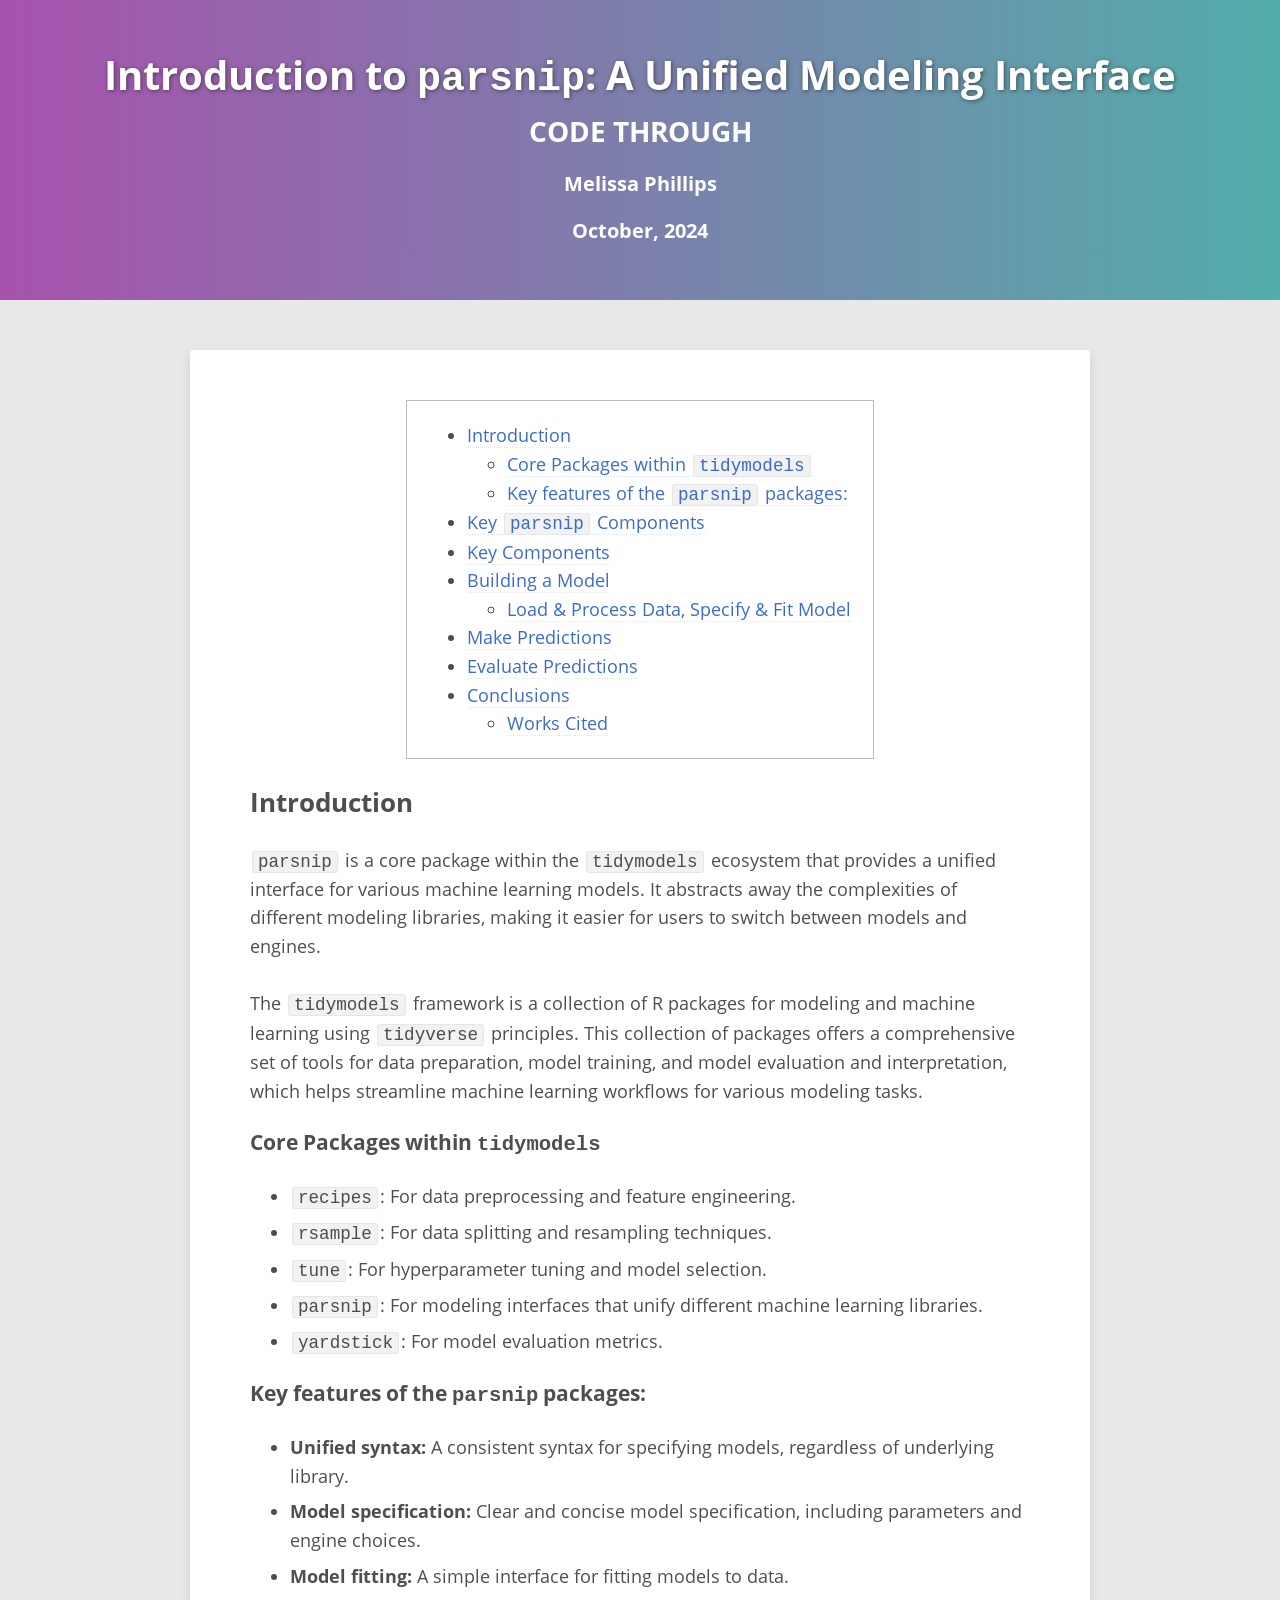
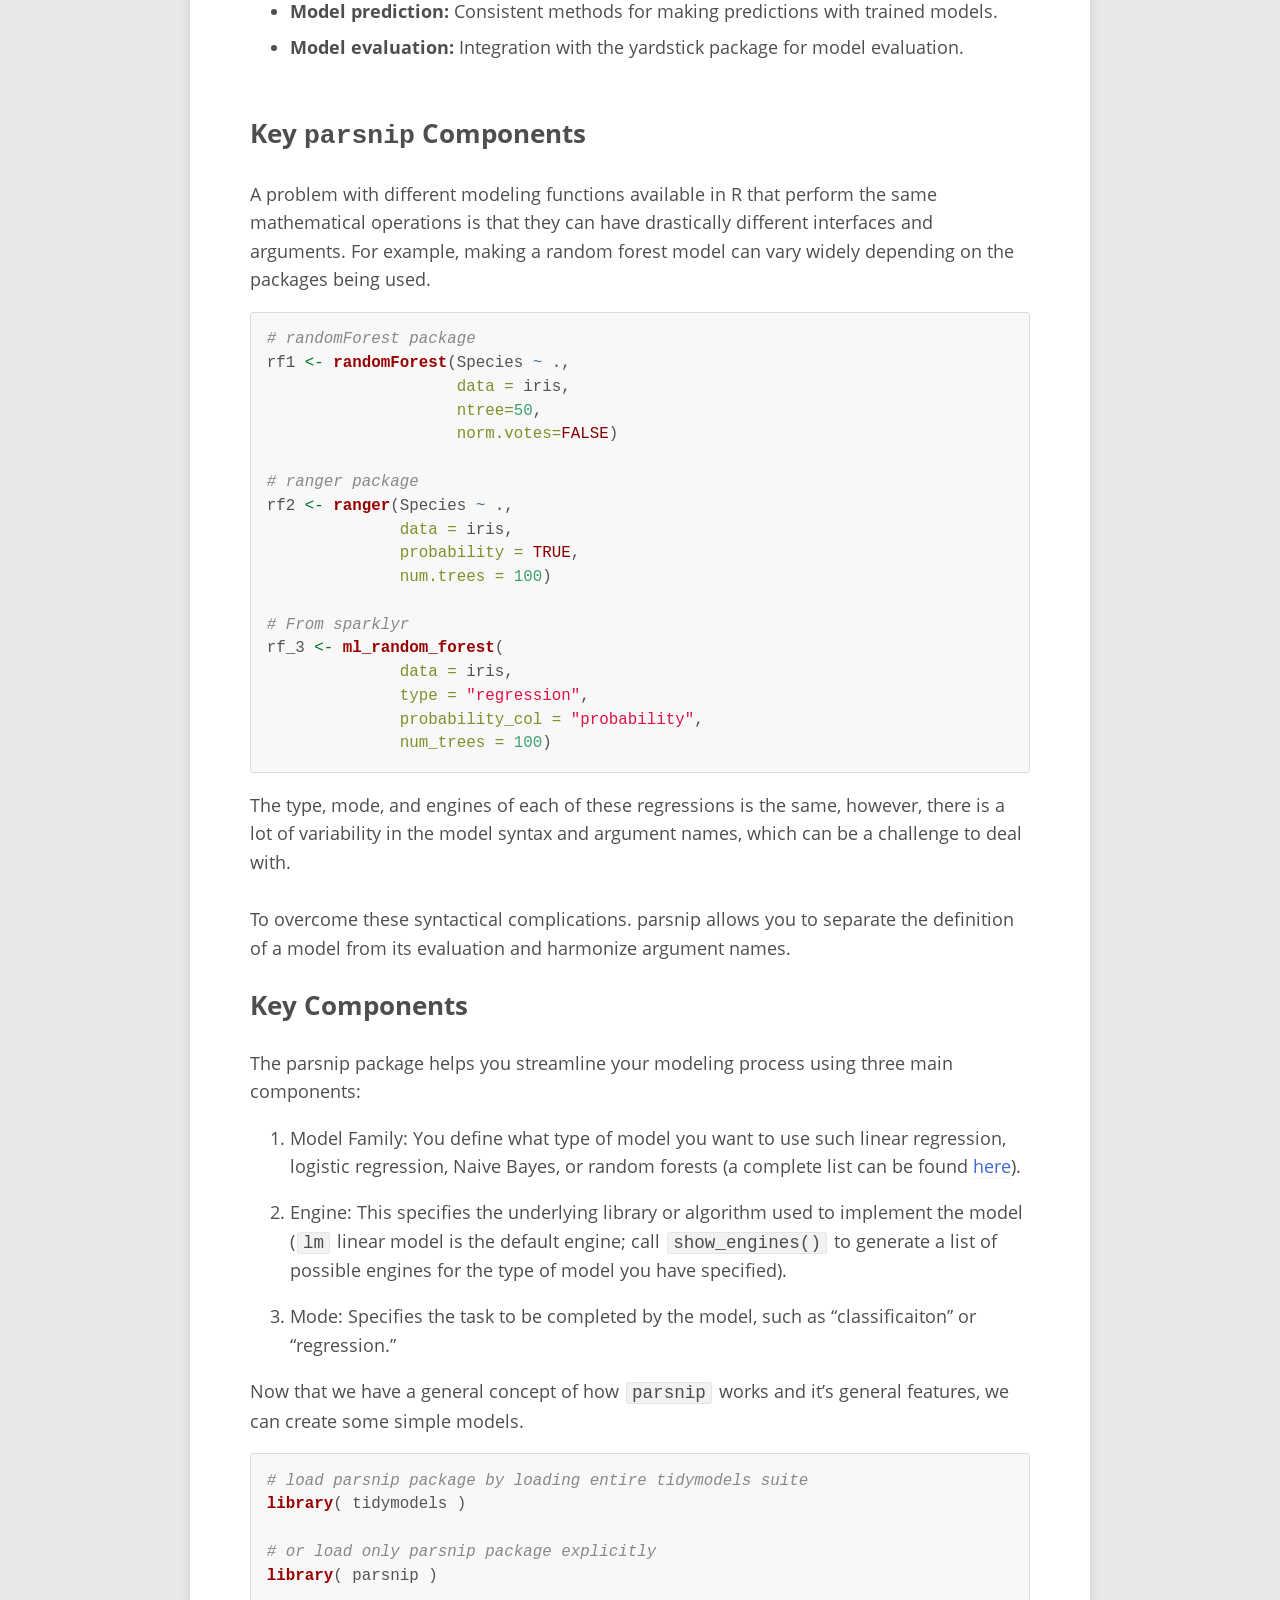
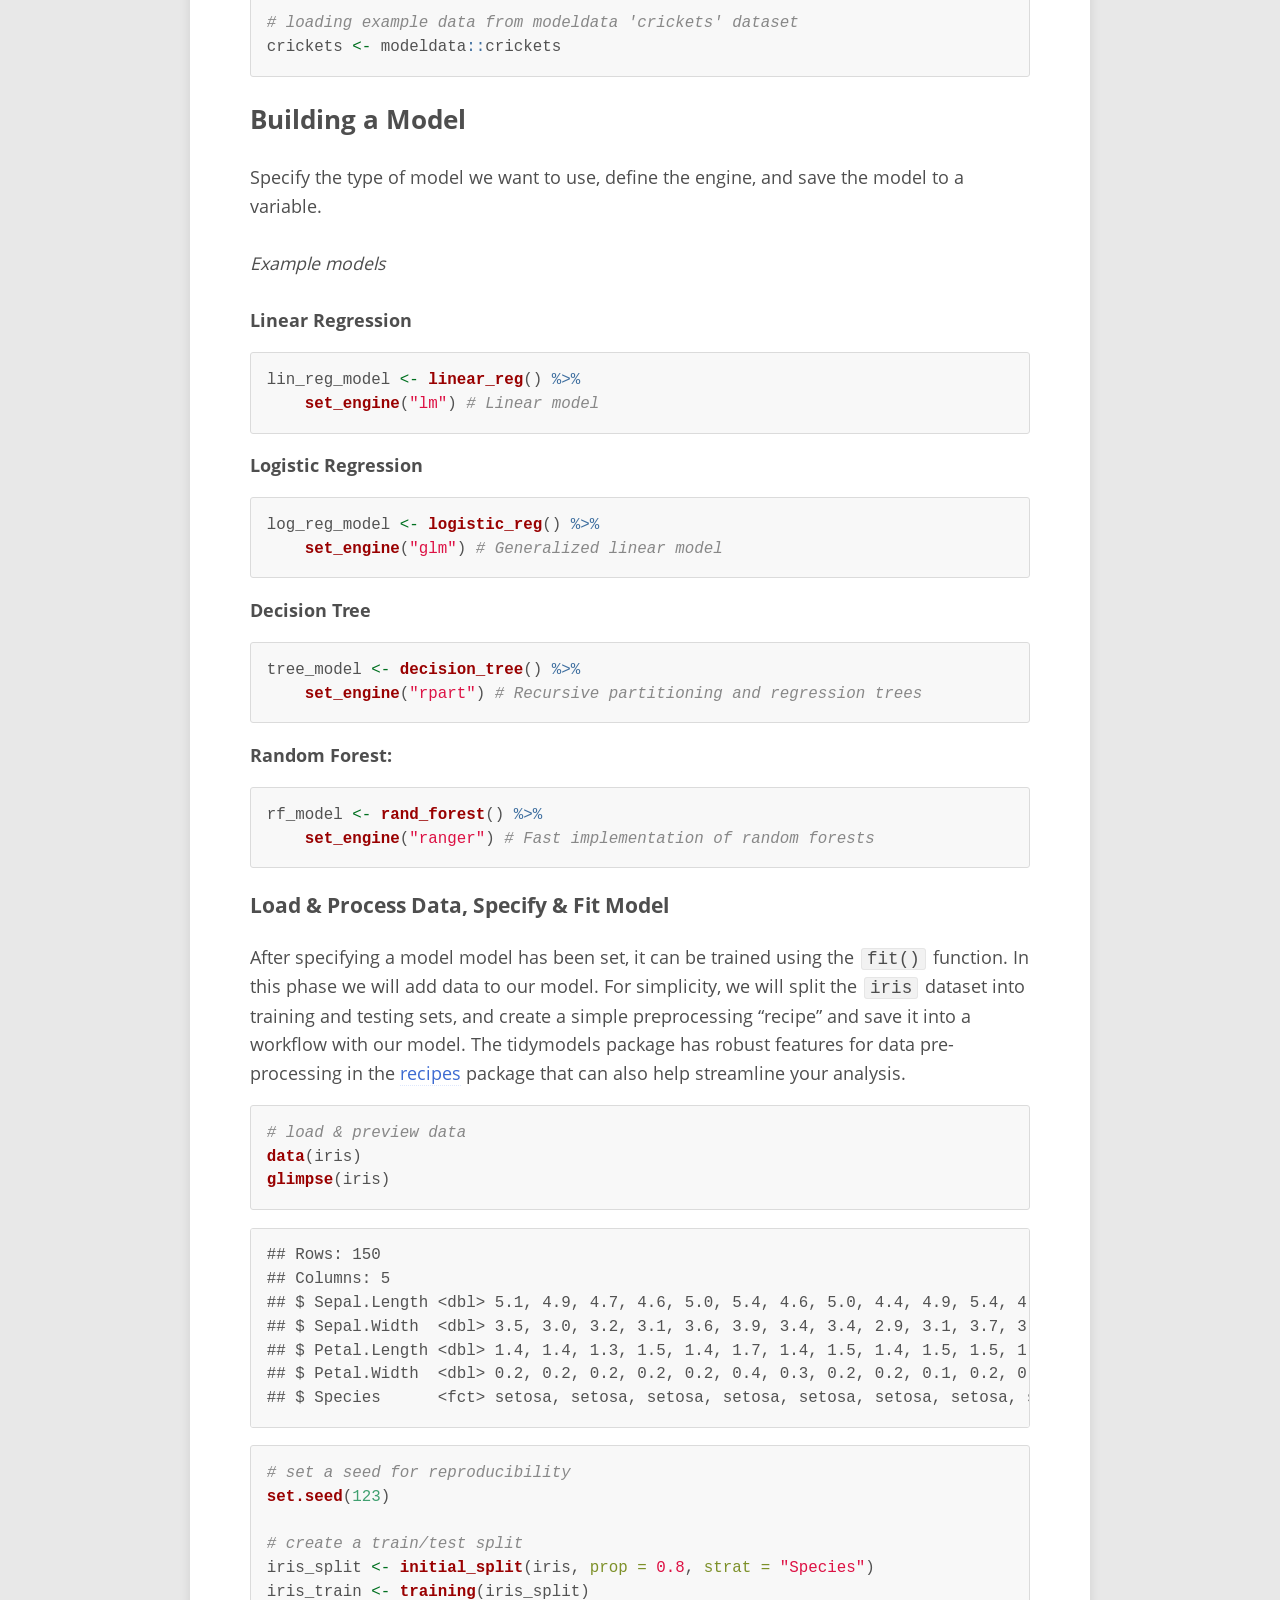
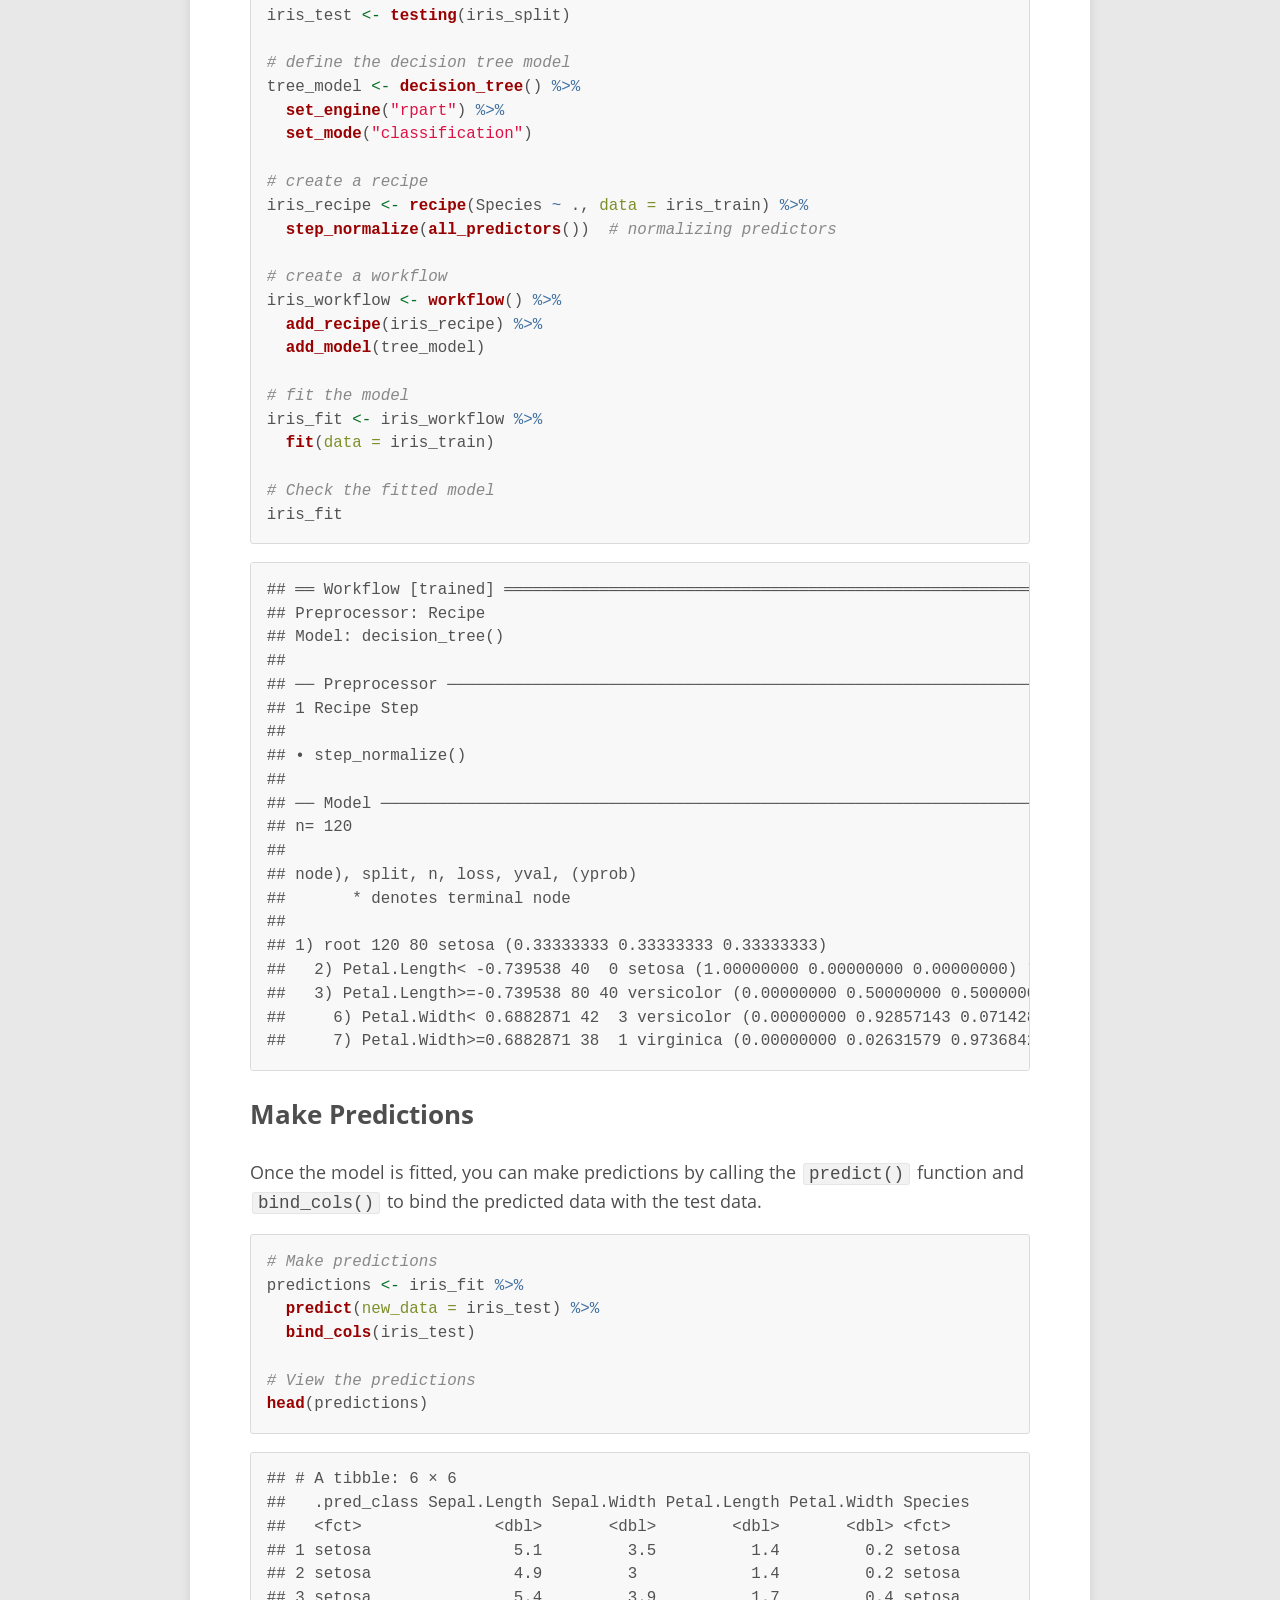
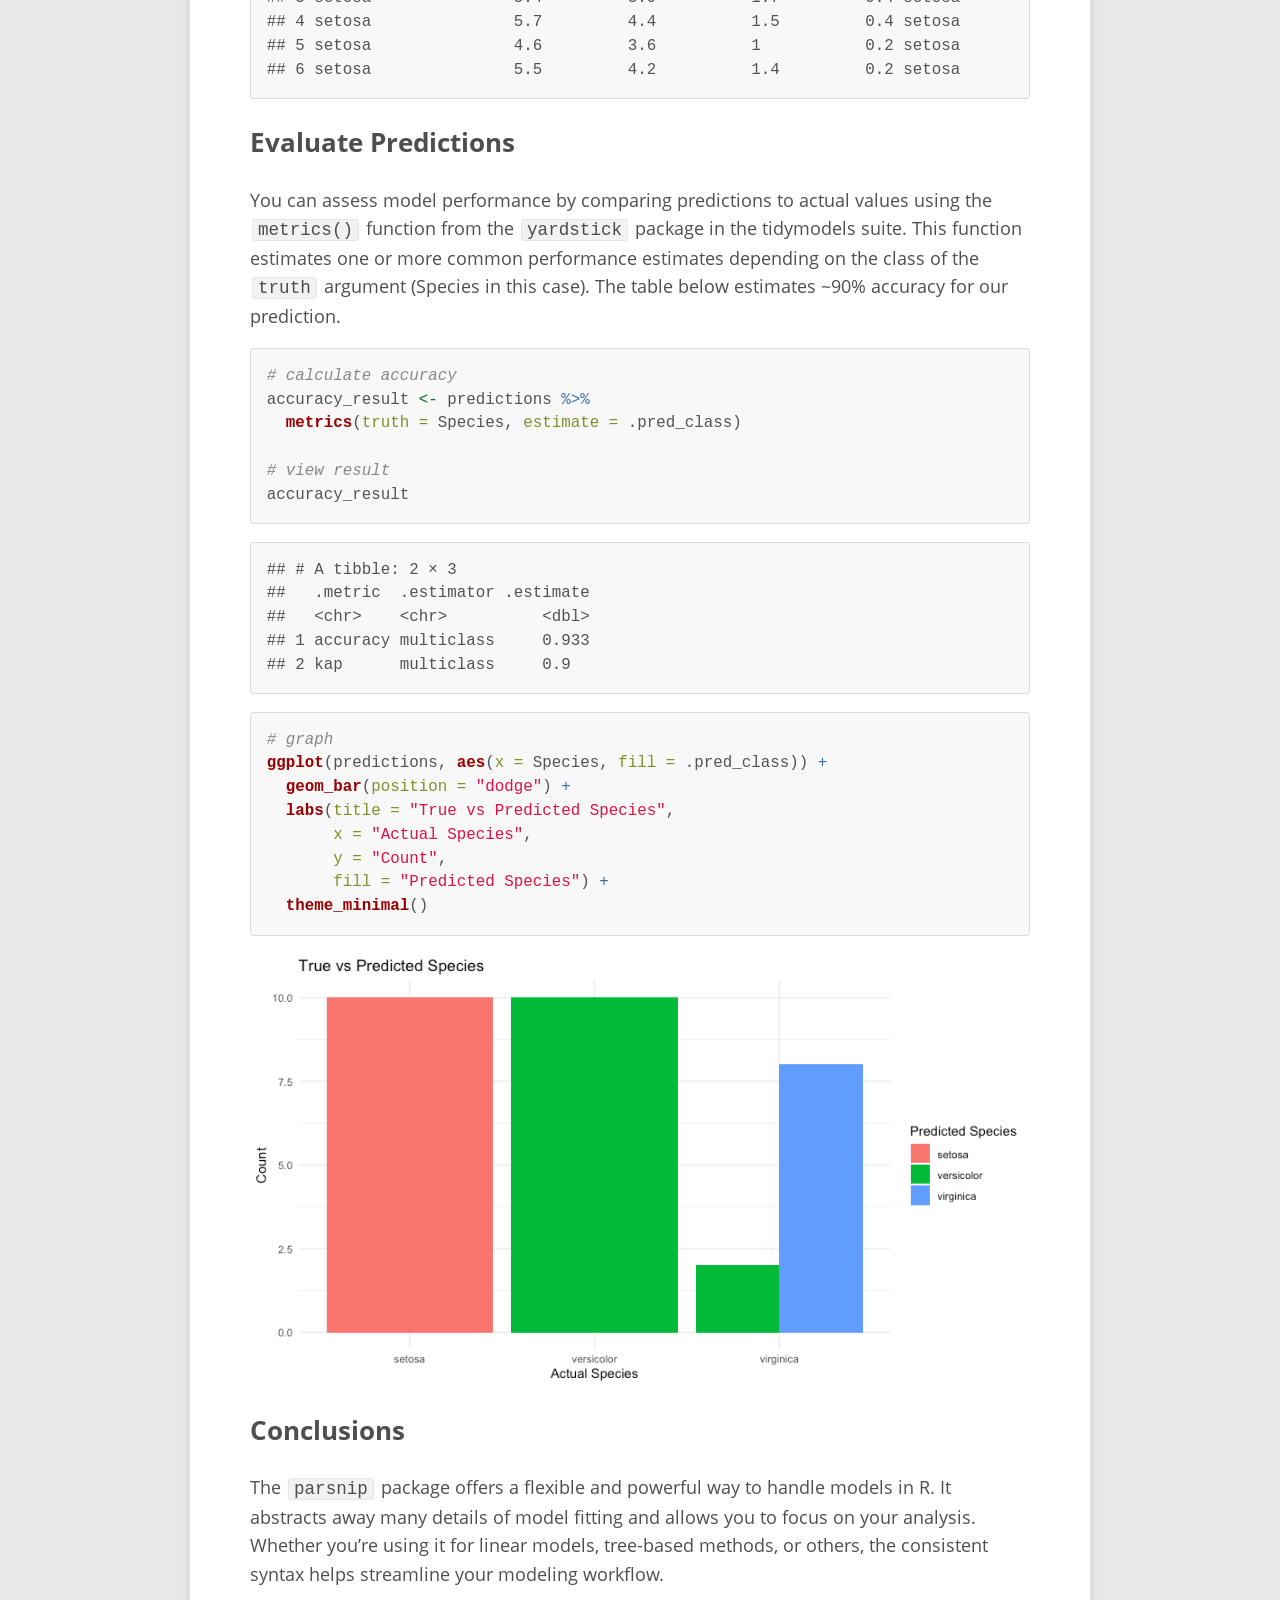
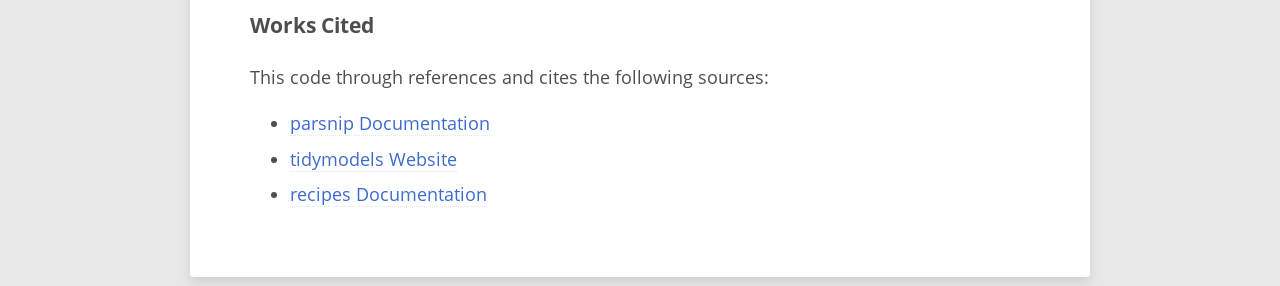
<file: index.html>
<!DOCTYPE html>

<html>

<head>

<meta charset="utf-8" />
<meta name="generator" content="pandoc" />
<meta http-equiv="X-UA-Compatible" content="IE=EDGE" />

<meta name="viewport" content="width=device-width, initial-scale=1" />

<meta name="author" content="Melissa Phillips" />


<title>Introduction to parsnip: A Unified Modeling Interface</title>

<script>// Pandoc 2.9 adds attributes on both header and div. We remove the former (to
// be compatible with the behavior of Pandoc < 2.8).
document.addEventListener('DOMContentLoaded', function(e) {
  var hs = document.querySelectorAll("div.section[class*='level'] > :first-child");
  var i, h, a;
  for (i = 0; i < hs.length; i++) {
    h = hs[i];
    if (!/^h[1-6]$/i.test(h.tagName)) continue;  // it should be a header h1-h6
    a = h.attributes;
    while (a.length > 0) h.removeAttribute(a[0].name);
  }
});
</script>


<style type="text/css">code{white-space: pre;}</style>
<style type="text/css" data-origin="pandoc">
pre > code.sourceCode { white-space: pre; position: relative; }
pre > code.sourceCode > span { display: inline-block; line-height: 1.25; }
pre > code.sourceCode > span:empty { height: 1.2em; }
.sourceCode { overflow: visible; }
code.sourceCode > span { color: inherit; text-decoration: inherit; }
div.sourceCode { margin: 1em 0; }
pre.sourceCode { margin: 0; }
@media screen {
div.sourceCode { overflow: auto; }
}
@media print {
pre > code.sourceCode { white-space: pre-wrap; }
pre > code.sourceCode > span { text-indent: -5em; padding-left: 5em; }
}
pre.numberSource code
{ counter-reset: source-line 0; }
pre.numberSource code > span
{ position: relative; left: -4em; counter-increment: source-line; }
pre.numberSource code > span > a:first-child::before
{ content: counter(source-line);
position: relative; left: -1em; text-align: right; vertical-align: baseline;
border: none; display: inline-block;
-webkit-touch-callout: none; -webkit-user-select: none;
-khtml-user-select: none; -moz-user-select: none;
-ms-user-select: none; user-select: none;
padding: 0 4px; width: 4em;
color: #aaaaaa;
}
pre.numberSource { margin-left: 3em; border-left: 1px solid #aaaaaa; padding-left: 4px; }
div.sourceCode
{ }
@media screen {
pre > code.sourceCode > span > a:first-child::before { text-decoration: underline; }
}
code span.al { color: #ff0000; font-weight: bold; } 
code span.an { color: #60a0b0; font-weight: bold; font-style: italic; } 
code span.at { color: #7d9029; } 
code span.bn { color: #40a070; } 
code span.bu { color: #008000; } 
code span.cf { color: #007020; font-weight: bold; } 
code span.ch { color: #4070a0; } 
code span.cn { color: #880000; } 
code span.co { color: #60a0b0; font-style: italic; } 
code span.cv { color: #60a0b0; font-weight: bold; font-style: italic; } 
code span.do { color: #ba2121; font-style: italic; } 
code span.dt { color: #902000; } 
code span.dv { color: #40a070; } 
code span.er { color: #ff0000; font-weight: bold; } 
code span.ex { } 
code span.fl { color: #40a070; } 
code span.fu { color: #06287e; } 
code span.im { color: #008000; font-weight: bold; } 
code span.in { color: #60a0b0; font-weight: bold; font-style: italic; } 
code span.kw { color: #007020; font-weight: bold; } 
code span.op { color: #666666; } 
code span.ot { color: #007020; } 
code span.pp { color: #bc7a00; } 
code span.sc { color: #4070a0; } 
code span.ss { color: #bb6688; } 
code span.st { color: #4070a0; } 
code span.va { color: #19177c; } 
code span.vs { color: #4070a0; } 
code span.wa { color: #60a0b0; font-weight: bold; font-style: italic; } 

a.sourceLine {
pointer-events: auto;
}
</style>
<script>
// apply pandoc div.sourceCode style to pre.sourceCode instead
(function() {
  var sheets = document.styleSheets;
  for (var i = 0; i < sheets.length; i++) {
    if (sheets[i].ownerNode.dataset["origin"] !== "pandoc") continue;
    try { var rules = sheets[i].cssRules; } catch (e) { continue; }
    for (var j = 0; j < rules.length; j++) {
      var rule = rules[j];
      // check if there is a div.sourceCode rule
      if (rule.type !== rule.STYLE_RULE || rule.selectorText !== "div.sourceCode") continue;
      var style = rule.style.cssText;
      // check if color or background-color is set
      if (rule.style.color === '' && rule.style.backgroundColor === '') continue;
      // replace div.sourceCode by a pre.sourceCode rule
      sheets[i].deleteRule(j);
      sheets[i].insertRule('pre.sourceCode{' + style + '}', j);
    }
  }
})();
</script>



<style type="text/css">@font-face{font-family:"Open Sans";font-style:normal;font-weight:400;src:local("Open Sans"),local("OpenSans"),url([data-uri]) format("woff")}@font-face{font-family:"Open Sans";font-style:normal;font-weight:700;src:local("Open Sans Bold"),local("OpenSans-Bold"),url([data-uri]) format("woff")}body{margin-top:26px;font-size:16px}*,:after,:before{-webkit-box-sizing:border-box;-moz-box-sizing:border-box;box-sizing:border-box}article,aside,details,figcaption,figure,footer,header,hgroup,nav,section{display:block}html{font-size:100%;-webkit-text-size-adjust:100%;-ms-text-size-adjust:100%}a:focus{outline:thin dotted #333;outline:5px auto -webkit-focus-ring-color;outline-offset:-2px}a:active,a:hover{outline:0}sub,sup{position:relative;font-size:75%;line-height:0;vertical-align:baseline}sup{top:-.5em}sub{bottom:-.25em}blockquote{margin:0}img{max-width:100%;height:auto;vertical-align:middle;border:0;-ms-interpolation-mode:bicubic}table{width:100%}::-moz-selection{background-color:rgba(200,200,200,.8);color:rgba(34,34,34,.8);text-shadow:none}::selection{background-color:rgba(200,200,200,.8);color:rgba(34,34,34,.8);text-shadow:none}.wrap{margin:0 auto}.all-caps{text-transform:uppercase}.image-left{float:none}@media only screen and (min-width:48em){.image-left{float:left}}.image-right{float:none}@media only screen and (min-width:48em){.image-right{float:right}}.unstyled-list{list-style:none;margin-left:0;padding-left:0}.unstyled-list li{list-style-type:none}.inline-list{list-style:none;margin-left:0;padding-left:0}.inline-list li{list-style-type:none;display:inline}a,b,blockquote,em,figure,h1,h2,header,i,img,input,p,q,span,strong{transition:all .2s ease}body{font-family:"Open Sans",Lato,Calibri,Arial,sans-serif;color:rgba(34,34,34,.8)}h1,h2,h3,h4,h5,h6{font-family:"Open Sans",Lato,Calibri,Arial,sans-serif}h1{font-size:28px;font-size:1.75rem}@media only screen and (min-width:48em){h1{font-size:32px;font-size:2rem}}a{text-decoration:none;color:rgba(13,69,198,.8)}a:visited{color:rgba(70,122,243,.8)}a:hover{color:rgba(7,36,102,.8)}a:focus{outline:thin dotted;color:rgba(7,36,102,.8)}a:active,a:hover{outline:0}blockquote{font-family:serif;font-style:italic;border-left:8px solid rgba(187,187,187,.8);padding-left:20px}@media only screen and (min-width:48em){blockquote{margin-left:-28px}}code,kbd,pre,samp,tt{font-family:monospace}li code,p code{line-height:1.5;white-space:nowrap;margin:0 2px;padding:0 5px;border:1px solid #e6e6e6;background-color:#f2f2f2;border-radius:3px}pre{font-size:.9em;line-height:1.5;overflow-x:auto}pre::-webkit-scrollbar{height:12px;background-color:#34362e;border-radius:0 0 4px 4px}pre::-webkit-scrollbar-thumb:horizontal{background-color:#6a6d5d;border-radius:4px}pre{padding:1em;margin-bottom:1.5em;line-height:1.5;color:#d0d0d0;color:#525252;border:1px solid #dbdbdb;background-color:#272822;background-color:#f8f8f8;border-radius:3px;position:relative;margin:1em 0}hr{display:block;margin:1em 0;padding:0;height:1px;border:0;border-top:1px solid #ccc;border-bottom:1px solid #fff}table{border-collapse:collapse;border-spacing:0;margin:20px auto}td,th{border-bottom:1px solid #bbb;text-align:left;padding:10px}th{background-color:#7887ab;color:#fff}tr:nth-child(odd){background-color:#ddd}tr:nth-child(even){background-color:#f5f5f5}body{margin:0;padding:0;width:100%;background-color:#e8e8e8}.entry:after,.entry:before,.hentry:after,.hentry:before{display:table;content:"";line-height:0}.entry:after,.hentry:after{clear:both}.entry h1,.entry h2,.entry h3,.entry h4,.entry h5,.entry h6,.entry li,.entry p,.hentry h1,.hentry h2,.hentry h3,.hentry h4,.hentry h5,.hentry h6,.hentry li,.hentry p{word-wrap:break-word}.entry-content{font-size:16px;font-size:1rem;line-height:1.625;margin-bottom:26px;margin-bottom:1.625rem}@media only screen and (min-width:48em){.entry-content{font-size:17.6px;font-size:1.1rem}}.entry-content li>a,.entry-content p>a{border-bottom:1px dotted rgba(214,225,252,.8)}.entry-content li>a:hover,.entry-content p>a:hover{border-bottom-style:solid}.entry-content li{margin-bottom:7px}.entry-content .footnotes li,.entry-content .footnotes ol,.entry-content .footnotes p{font-size:14px;font-size:.875rem;line-height:1.8571;margin-bottom:26px;margin-bottom:1.625rem}.entry-header{width:100%;overflow:hidden;position:relative}.header-title{text-align:center;margin:30px 0 0}.header-title h1{margin:10px 20px;font-weight:700;font-size:32px;font-size:2rem;color:rgba(85,85,85,.8)}@media only screen and (min-width:48em){.header-title h1{font-size:36px;font-size:2.25rem}}@media only screen and (min-width:62.5em){.header-title h1{font-size:40px;font-size:2.5rem}}.header-title h2{margin:0;font-size:24px;font-size:1.5rem;text-transform:uppercase;color:rgba(85,85,85,.8)}@media only screen and (min-width:48em){.header-title h2{font-size:28px;font-size:1.75rem}}.header-title h3{font-size:18px;font-size:1.125rem}@media only screen and (min-width:48em){.header-title h3{font-size:20px;font-size:1.25rem}}.header-title p{color:rgba(85,85,85,.8)}.header-title{position:absolute;top:0;display:table;margin-top:0;width:100%;height:300px;overflow:hidden}.header-title .header-title-wrap{display:table-cell;vertical-align:middle;margin:0 auto;text-align:center}.header-title h1{margin:10px;font-weight:700;margin:10px 60px;color:#fff;text-shadow:1px 1px 4px rgba(34,34,34,.6)}.header-title h1 a{color:#fff}.header-title h2{margin:0;color:#fff;text-transform:uppercase}@media only screen and (min-width:48em){.header-title h2 a{color:#fff}}.header-title h3{color:#fff}.header-title p{color:#fff}.entry-image{min-height:300px;background-image:linear-gradient(-90deg,#52adaa,#a752ad)}.entry-content{margin:10px 2px 10px 2px;padding:10px 15px;background-color:#fff;box-shadow:0 0 0 0,0 6px 12px rgba(0,0,0,.1);border-radius:3px}@media only screen and (min-width:48em){.entry-content{margin-top:10px;margin-left:10px;margin-right:10px;padding:20px 30px}}@media only screen and (min-width:62.5em){.entry-content{max-width:900px;margin:50px auto 30px auto;padding:50px 60px}.entry-content>p:first-child{font-size:20px;font-size:1.25rem;line-height:1.3;margin-bottom:26px;margin-bottom:1.625rem}}.toc{width:80%;margin:0 auto;padding:20px;border:solid 1px #bbb}.toc .toc-title{margin:0 0 16px;text-align:center;color:#666}.toc li,.toc ul{margin:0}@media only screen and (min-width:48em){.toc{width:60%}}

code span.kw { color: #555; font-weight: bold; } 
code span.dt { color: #902000; } 
code span.dv { color: #40a070; } 
code span.bn { color: #d14; } 
code span.fl { color: #d14; } 
code span.ch { color: #d14; } 
code span.st { color: #d14; } 
code span.co { color: #888888; font-style: italic; } 
code span.ot { color: #007020; } 
code span.al { color: #ff0000; font-weight: bold; } 
code span.fu { color: #900; font-weight: bold; } 
code span.er { color: #a61717; background-color: #e3d2d2; } 
</style>





</head>

<body>




<div class="entry-header">
  <div class="entry-image">
  </div><!-- /.entry-image -->
</div><!-- /.entry-header -->
<div id="main" role="main">
<article class="hentry">
<header class="header-title">
<div class="header-title-wrap">
<h1 class="title toc-ignore entry-title">Introduction to
<code>parsnip</code>: A Unified Modeling Interface</h1>
<h2 class="subtitle">Code Through</h2>
<h3 class="author">Melissa Phillips</h3>
<h3 class="date">October, 2024</h3>
</div><!-- /.header-title-wrap -->
</header>


<div class="entry-content">
<div id="TOC" class="toc">
<ul>
<li><a href="#introduction" id="toc-introduction">Introduction</a>
<ul>
<li><a href="#core-packages-within-tidymodels" id="toc-core-packages-within-tidymodels">Core Packages within
<code>tidymodels</code></a></li>
<li><a href="#key-features-of-the-parsnip-packages" id="toc-key-features-of-the-parsnip-packages">Key features of the
<code>parsnip</code> packages:</a></li>
</ul></li>
<li><a href="#key-parsnip-components" id="toc-key-parsnip-components">Key <code>parsnip</code>
Components</a></li>
<li><a href="#key-components" id="toc-key-components">Key
Components</a></li>
<li><a href="#building-a-model" id="toc-building-a-model">Building a
Model</a>
<ul>
<li><a href="#load-process-data-specify-fit-model" id="toc-load-process-data-specify-fit-model">Load &amp; Process Data,
Specify &amp; Fit Model</a></li>
</ul></li>
<li><a href="#make-predictions" id="toc-make-predictions">Make
Predictions</a></li>
<li><a href="#evaluate-predictions" id="toc-evaluate-predictions">Evaluate Predictions</a></li>
<li><a href="#conclusions" id="toc-conclusions">Conclusions</a>
<ul>
<li><a href="#works-cited" id="toc-works-cited">Works Cited</a></li>
</ul></li>
</ul>
</div>

<div id="introduction" class="section level2">
<h2>Introduction</h2>
<p><code>parsnip</code> is a core package within the
<code>tidymodels</code> ecosystem that provides a unified interface for
various machine learning models. It abstracts away the complexities of
different modeling libraries, making it easier for users to switch
between models and engines. <br><br> The <code>tidymodels</code>
framework is a collection of R packages for modeling and machine
learning using <code>tidyverse</code> principles. This collection of
packages offers a comprehensive set of tools for data preparation, model
training, and model evaluation and interpretation, which helps
streamline machine learning workflows for various modeling tasks.</p>
<div id="core-packages-within-tidymodels" class="section level3">
<h3>Core Packages within <code>tidymodels</code></h3>
<ul>
<li><code>recipes</code>: For data preprocessing and feature
engineering.</li>
<li><code>rsample</code>: For data splitting and resampling
techniques.</li>
<li><code>tune</code>: For hyperparameter tuning and model
selection.</li>
<li><code>parsnip</code>: For modeling interfaces that unify different
machine learning libraries.</li>
<li><code>yardstick</code>: For model evaluation metrics.</li>
</ul>
</div>
<div id="key-features-of-the-parsnip-packages" class="section level3">
<h3>Key features of the <code>parsnip</code> packages:</h3>
<ul>
<li><strong>Unified syntax:</strong> A consistent syntax for specifying
models, regardless of underlying library.</li>
<li><strong>Model specification:</strong> Clear and concise model
specification, including parameters and engine choices.</li>
<li><strong>Model fitting:</strong> A simple interface for fitting
models to data.</li>
<li><strong>Model prediction:</strong> Consistent methods for making
predictions with trained models.</li>
<li><strong>Model evaluation:</strong> Integration with the yardstick
package for model evaluation. <br> <br></li>
</ul>
</div>
</div>
<div id="key-parsnip-components" class="section level2">
<h2>Key <code>parsnip</code> Components</h2>
<p>A problem with different modeling functions available in R that
perform the same mathematical operations is that they can have
drastically different interfaces and arguments. For example, making a
random forest model can vary widely depending on the packages being
used.</p>
<div class="sourceCode" id="cb1"><pre class="sourceCode r"><code class="sourceCode r"><span id="cb1-1"><a href="#cb1-1" tabindex="-1"></a><span class="co"># randomForest package</span></span>
<span id="cb1-2"><a href="#cb1-2" tabindex="-1"></a>rf1 <span class="ot">&lt;-</span> <span class="fu">randomForest</span>(Species <span class="sc">~</span> ., </span>
<span id="cb1-3"><a href="#cb1-3" tabindex="-1"></a>                    <span class="at">data =</span> iris, </span>
<span id="cb1-4"><a href="#cb1-4" tabindex="-1"></a>                    <span class="at">ntree=</span><span class="dv">50</span>, </span>
<span id="cb1-5"><a href="#cb1-5" tabindex="-1"></a>                    <span class="at">norm.votes=</span><span class="cn">FALSE</span>)</span>
<span id="cb1-6"><a href="#cb1-6" tabindex="-1"></a></span>
<span id="cb1-7"><a href="#cb1-7" tabindex="-1"></a><span class="co"># ranger package</span></span>
<span id="cb1-8"><a href="#cb1-8" tabindex="-1"></a>rf2 <span class="ot">&lt;-</span> <span class="fu">ranger</span>(Species <span class="sc">~</span> ., </span>
<span id="cb1-9"><a href="#cb1-9" tabindex="-1"></a>              <span class="at">data =</span> iris, </span>
<span id="cb1-10"><a href="#cb1-10" tabindex="-1"></a>              <span class="at">probability =</span> <span class="cn">TRUE</span>, </span>
<span id="cb1-11"><a href="#cb1-11" tabindex="-1"></a>              <span class="at">num.trees =</span> <span class="dv">100</span>)</span>
<span id="cb1-12"><a href="#cb1-12" tabindex="-1"></a></span>
<span id="cb1-13"><a href="#cb1-13" tabindex="-1"></a><span class="co"># From sparklyr</span></span>
<span id="cb1-14"><a href="#cb1-14" tabindex="-1"></a>rf_3 <span class="ot">&lt;-</span> <span class="fu">ml_random_forest</span>(</span>
<span id="cb1-15"><a href="#cb1-15" tabindex="-1"></a>              <span class="at">data =</span> iris,</span>
<span id="cb1-16"><a href="#cb1-16" tabindex="-1"></a>              <span class="at">type =</span> <span class="st">&quot;regression&quot;</span>,</span>
<span id="cb1-17"><a href="#cb1-17" tabindex="-1"></a>              <span class="at">probability_col =</span> <span class="st">&quot;probability&quot;</span>,</span>
<span id="cb1-18"><a href="#cb1-18" tabindex="-1"></a>              <span class="at">num_trees =</span> <span class="dv">100</span>)</span></code></pre></div>
<p>The type, mode, and engines of each of these regressions is the same,
however, there is a lot of variability in the model syntax and argument
names, which can be a challenge to deal with. <br><br> To overcome these
syntactical complications. parsnip allows you to separate the definition
of a model from its evaluation and harmonize argument names.</p>
</div>
<div id="key-components" class="section level2">
<h2>Key Components</h2>
<p>The parsnip package helps you streamline your modeling process using
three main components:</p>
<ol style="list-style-type: decimal">
<li><p>Model Family: You define what type of model you want to use such
linear regression, logistic regression, Naive Bayes, or random forests
(a complete list can be found <a href="https://www.tidymodels.org/find/parsnip/">here</a>).</p></li>
<li><p>Engine: This specifies the underlying library or algorithm used
to implement the model (<code>lm</code> linear model is the default
engine; call <code>show_engines()</code> to generate a list of possible
engines for the type of model you have specified).</p></li>
<li><p>Mode: Specifies the task to be completed by the model, such as
“classificaiton” or “regression.”</p></li>
</ol>
<p>Now that we have a general concept of how <code>parsnip</code> works
and it’s general features, we can create some simple models.</p>
<div class="sourceCode" id="cb2"><pre class="sourceCode r"><code class="sourceCode r"><span id="cb2-1"><a href="#cb2-1" tabindex="-1"></a><span class="co"># load parsnip package by loading entire tidymodels suite </span></span>
<span id="cb2-2"><a href="#cb2-2" tabindex="-1"></a><span class="fu">library</span>( tidymodels )</span>
<span id="cb2-3"><a href="#cb2-3" tabindex="-1"></a></span>
<span id="cb2-4"><a href="#cb2-4" tabindex="-1"></a><span class="co"># or load only parsnip package explicitly</span></span>
<span id="cb2-5"><a href="#cb2-5" tabindex="-1"></a><span class="fu">library</span>( parsnip )</span>
<span id="cb2-6"><a href="#cb2-6" tabindex="-1"></a></span>
<span id="cb2-7"><a href="#cb2-7" tabindex="-1"></a><span class="co"># loading example data from modeldata &#39;crickets&#39; dataset</span></span>
<span id="cb2-8"><a href="#cb2-8" tabindex="-1"></a>crickets <span class="ot">&lt;-</span> modeldata<span class="sc">::</span>crickets</span></code></pre></div>
</div>
<div id="building-a-model" class="section level2">
<h2>Building a Model</h2>
<p>Specify the type of model we want to use, define the engine, and save
the model to a variable. <br><br> <em>Example models</em> <br><br>
<strong>Linear Regression</strong></p>
<div class="sourceCode" id="cb3"><pre class="sourceCode r"><code class="sourceCode r"><span id="cb3-1"><a href="#cb3-1" tabindex="-1"></a>lin_reg_model <span class="ot">&lt;-</span> <span class="fu">linear_reg</span>() <span class="sc">%&gt;%</span></span>
<span id="cb3-2"><a href="#cb3-2" tabindex="-1"></a>    <span class="fu">set_engine</span>(<span class="st">&quot;lm&quot;</span>) <span class="co"># Linear model</span></span></code></pre></div>
<p><strong>Logistic Regression</strong></p>
<div class="sourceCode" id="cb4"><pre class="sourceCode r"><code class="sourceCode r"><span id="cb4-1"><a href="#cb4-1" tabindex="-1"></a>log_reg_model <span class="ot">&lt;-</span> <span class="fu">logistic_reg</span>() <span class="sc">%&gt;%</span></span>
<span id="cb4-2"><a href="#cb4-2" tabindex="-1"></a>    <span class="fu">set_engine</span>(<span class="st">&quot;glm&quot;</span>) <span class="co"># Generalized linear model</span></span></code></pre></div>
<p><strong>Decision Tree</strong></p>
<div class="sourceCode" id="cb5"><pre class="sourceCode r"><code class="sourceCode r"><span id="cb5-1"><a href="#cb5-1" tabindex="-1"></a>tree_model <span class="ot">&lt;-</span> <span class="fu">decision_tree</span>() <span class="sc">%&gt;%</span></span>
<span id="cb5-2"><a href="#cb5-2" tabindex="-1"></a>    <span class="fu">set_engine</span>(<span class="st">&quot;rpart&quot;</span>) <span class="co"># Recursive partitioning and regression trees</span></span></code></pre></div>
<p><strong>Random Forest:</strong></p>
<div class="sourceCode" id="cb6"><pre class="sourceCode r"><code class="sourceCode r"><span id="cb6-1"><a href="#cb6-1" tabindex="-1"></a>rf_model <span class="ot">&lt;-</span> <span class="fu">rand_forest</span>() <span class="sc">%&gt;%</span></span>
<span id="cb6-2"><a href="#cb6-2" tabindex="-1"></a>    <span class="fu">set_engine</span>(<span class="st">&quot;ranger&quot;</span>) <span class="co"># Fast implementation of random forests</span></span></code></pre></div>
<div id="load-process-data-specify-fit-model" class="section level3">
<h3>Load &amp; Process Data, Specify &amp; Fit Model</h3>
<p>After specifying a model model has been set, it can be trained using
the <code>fit()</code> function. In this phase we will add data to our
model. For simplicity, we will split the <code>iris</code> dataset into
training and testing sets, and create a simple preprocessing “recipe”
and save it into a workflow with our model. The tidymodels package has
robust features for data pre-processing in the <a href="https://recipes.tidymodels.org/reference/recipe.html?q=parsnip#modeling">recipes</a>
package that can also help streamline your analysis.</p>
<div class="sourceCode" id="cb7"><pre class="sourceCode r"><code class="sourceCode r"><span id="cb7-1"><a href="#cb7-1" tabindex="-1"></a><span class="co"># load &amp; preview data</span></span>
<span id="cb7-2"><a href="#cb7-2" tabindex="-1"></a><span class="fu">data</span>(iris)</span>
<span id="cb7-3"><a href="#cb7-3" tabindex="-1"></a><span class="fu">glimpse</span>(iris)</span></code></pre></div>
<pre><code>## Rows: 150
## Columns: 5
## $ Sepal.Length &lt;dbl&gt; 5.1, 4.9, 4.7, 4.6, 5.0, 5.4, 4.6, 5.0, 4.4, 4.9, 5.4, 4.…
## $ Sepal.Width  &lt;dbl&gt; 3.5, 3.0, 3.2, 3.1, 3.6, 3.9, 3.4, 3.4, 2.9, 3.1, 3.7, 3.…
## $ Petal.Length &lt;dbl&gt; 1.4, 1.4, 1.3, 1.5, 1.4, 1.7, 1.4, 1.5, 1.4, 1.5, 1.5, 1.…
## $ Petal.Width  &lt;dbl&gt; 0.2, 0.2, 0.2, 0.2, 0.2, 0.4, 0.3, 0.2, 0.2, 0.1, 0.2, 0.…
## $ Species      &lt;fct&gt; setosa, setosa, setosa, setosa, setosa, setosa, setosa, s…</code></pre>
<div class="sourceCode" id="cb9"><pre class="sourceCode r"><code class="sourceCode r"><span id="cb9-1"><a href="#cb9-1" tabindex="-1"></a><span class="co"># set a seed for reproducibility</span></span>
<span id="cb9-2"><a href="#cb9-2" tabindex="-1"></a><span class="fu">set.seed</span>(<span class="dv">123</span>)</span>
<span id="cb9-3"><a href="#cb9-3" tabindex="-1"></a></span>
<span id="cb9-4"><a href="#cb9-4" tabindex="-1"></a><span class="co"># create a train/test split</span></span>
<span id="cb9-5"><a href="#cb9-5" tabindex="-1"></a>iris_split <span class="ot">&lt;-</span> <span class="fu">initial_split</span>(iris, <span class="at">prop =</span> <span class="fl">0.8</span>, <span class="at">strat =</span> <span class="st">&quot;Species&quot;</span>)</span>
<span id="cb9-6"><a href="#cb9-6" tabindex="-1"></a>iris_train <span class="ot">&lt;-</span> <span class="fu">training</span>(iris_split)</span>
<span id="cb9-7"><a href="#cb9-7" tabindex="-1"></a>iris_test <span class="ot">&lt;-</span> <span class="fu">testing</span>(iris_split)</span>
<span id="cb9-8"><a href="#cb9-8" tabindex="-1"></a></span>
<span id="cb9-9"><a href="#cb9-9" tabindex="-1"></a><span class="co"># define the decision tree model</span></span>
<span id="cb9-10"><a href="#cb9-10" tabindex="-1"></a>tree_model <span class="ot">&lt;-</span> <span class="fu">decision_tree</span>() <span class="sc">%&gt;%</span></span>
<span id="cb9-11"><a href="#cb9-11" tabindex="-1"></a>  <span class="fu">set_engine</span>(<span class="st">&quot;rpart&quot;</span>) <span class="sc">%&gt;%</span></span>
<span id="cb9-12"><a href="#cb9-12" tabindex="-1"></a>  <span class="fu">set_mode</span>(<span class="st">&quot;classification&quot;</span>)</span>
<span id="cb9-13"><a href="#cb9-13" tabindex="-1"></a></span>
<span id="cb9-14"><a href="#cb9-14" tabindex="-1"></a><span class="co"># create a recipe</span></span>
<span id="cb9-15"><a href="#cb9-15" tabindex="-1"></a>iris_recipe <span class="ot">&lt;-</span> <span class="fu">recipe</span>(Species <span class="sc">~</span> ., <span class="at">data =</span> iris_train) <span class="sc">%&gt;%</span></span>
<span id="cb9-16"><a href="#cb9-16" tabindex="-1"></a>  <span class="fu">step_normalize</span>(<span class="fu">all_predictors</span>())  <span class="co"># normalizing predictors</span></span>
<span id="cb9-17"><a href="#cb9-17" tabindex="-1"></a></span>
<span id="cb9-18"><a href="#cb9-18" tabindex="-1"></a><span class="co"># create a workflow</span></span>
<span id="cb9-19"><a href="#cb9-19" tabindex="-1"></a>iris_workflow <span class="ot">&lt;-</span> <span class="fu">workflow</span>() <span class="sc">%&gt;%</span></span>
<span id="cb9-20"><a href="#cb9-20" tabindex="-1"></a>  <span class="fu">add_recipe</span>(iris_recipe) <span class="sc">%&gt;%</span></span>
<span id="cb9-21"><a href="#cb9-21" tabindex="-1"></a>  <span class="fu">add_model</span>(tree_model)</span>
<span id="cb9-22"><a href="#cb9-22" tabindex="-1"></a></span>
<span id="cb9-23"><a href="#cb9-23" tabindex="-1"></a><span class="co"># fit the model</span></span>
<span id="cb9-24"><a href="#cb9-24" tabindex="-1"></a>iris_fit <span class="ot">&lt;-</span> iris_workflow <span class="sc">%&gt;%</span></span>
<span id="cb9-25"><a href="#cb9-25" tabindex="-1"></a>  <span class="fu">fit</span>(<span class="at">data =</span> iris_train)</span>
<span id="cb9-26"><a href="#cb9-26" tabindex="-1"></a></span>
<span id="cb9-27"><a href="#cb9-27" tabindex="-1"></a><span class="co"># Check the fitted model</span></span>
<span id="cb9-28"><a href="#cb9-28" tabindex="-1"></a>iris_fit</span></code></pre></div>
<pre><code>## ══ Workflow [trained] ══════════════════════════════════════════════════════════
## Preprocessor: Recipe
## Model: decision_tree()
## 
## ── Preprocessor ────────────────────────────────────────────────────────────────
## 1 Recipe Step
## 
## • step_normalize()
## 
## ── Model ───────────────────────────────────────────────────────────────────────
## n= 120 
## 
## node), split, n, loss, yval, (yprob)
##       * denotes terminal node
## 
## 1) root 120 80 setosa (0.33333333 0.33333333 0.33333333)  
##   2) Petal.Length&lt; -0.739538 40  0 setosa (1.00000000 0.00000000 0.00000000) *
##   3) Petal.Length&gt;=-0.739538 80 40 versicolor (0.00000000 0.50000000 0.50000000)  
##     6) Petal.Width&lt; 0.6882871 42  3 versicolor (0.00000000 0.92857143 0.07142857) *
##     7) Petal.Width&gt;=0.6882871 38  1 virginica (0.00000000 0.02631579 0.97368421) *</code></pre>
</div>
</div>
<div id="make-predictions" class="section level2">
<h2>Make Predictions</h2>
<p>Once the model is fitted, you can make predictions by calling the
<code>predict()</code> function and <code>bind_cols()</code> to bind the
predicted data with the test data.</p>
<div class="sourceCode" id="cb11"><pre class="sourceCode r"><code class="sourceCode r"><span id="cb11-1"><a href="#cb11-1" tabindex="-1"></a><span class="co"># Make predictions</span></span>
<span id="cb11-2"><a href="#cb11-2" tabindex="-1"></a>predictions <span class="ot">&lt;-</span> iris_fit <span class="sc">%&gt;%</span></span>
<span id="cb11-3"><a href="#cb11-3" tabindex="-1"></a>  <span class="fu">predict</span>(<span class="at">new_data =</span> iris_test) <span class="sc">%&gt;%</span></span>
<span id="cb11-4"><a href="#cb11-4" tabindex="-1"></a>  <span class="fu">bind_cols</span>(iris_test)</span>
<span id="cb11-5"><a href="#cb11-5" tabindex="-1"></a></span>
<span id="cb11-6"><a href="#cb11-6" tabindex="-1"></a><span class="co"># View the predictions</span></span>
<span id="cb11-7"><a href="#cb11-7" tabindex="-1"></a><span class="fu">head</span>(predictions)</span></code></pre></div>
<pre><code>## # A tibble: 6 × 6
##   .pred_class Sepal.Length Sepal.Width Petal.Length Petal.Width Species
##   &lt;fct&gt;              &lt;dbl&gt;       &lt;dbl&gt;        &lt;dbl&gt;       &lt;dbl&gt; &lt;fct&gt;  
## 1 setosa               5.1         3.5          1.4         0.2 setosa 
## 2 setosa               4.9         3            1.4         0.2 setosa 
## 3 setosa               5.4         3.9          1.7         0.4 setosa 
## 4 setosa               5.7         4.4          1.5         0.4 setosa 
## 5 setosa               4.6         3.6          1           0.2 setosa 
## 6 setosa               5.5         4.2          1.4         0.2 setosa</code></pre>
</div>
<div id="evaluate-predictions" class="section level2">
<h2>Evaluate Predictions</h2>
<p>You can assess model performance by comparing predictions to actual
values using the <code>metrics()</code> function from the
<code>yardstick</code> package in the tidymodels suite. This function
estimates one or more common performance estimates depending on the
class of the <code>truth</code> argument (Species in this case). The
table below estimates ~90% accuracy for our prediction.</p>
<div class="sourceCode" id="cb13"><pre class="sourceCode r"><code class="sourceCode r"><span id="cb13-1"><a href="#cb13-1" tabindex="-1"></a><span class="co"># calculate accuracy</span></span>
<span id="cb13-2"><a href="#cb13-2" tabindex="-1"></a>accuracy_result <span class="ot">&lt;-</span> predictions <span class="sc">%&gt;%</span></span>
<span id="cb13-3"><a href="#cb13-3" tabindex="-1"></a>  <span class="fu">metrics</span>(<span class="at">truth =</span> Species, <span class="at">estimate =</span> .pred_class)</span>
<span id="cb13-4"><a href="#cb13-4" tabindex="-1"></a></span>
<span id="cb13-5"><a href="#cb13-5" tabindex="-1"></a><span class="co"># view result</span></span>
<span id="cb13-6"><a href="#cb13-6" tabindex="-1"></a>accuracy_result</span></code></pre></div>
<pre><code>## # A tibble: 2 × 3
##   .metric  .estimator .estimate
##   &lt;chr&gt;    &lt;chr&gt;          &lt;dbl&gt;
## 1 accuracy multiclass     0.933
## 2 kap      multiclass     0.9</code></pre>
<div class="sourceCode" id="cb15"><pre class="sourceCode r"><code class="sourceCode r"><span id="cb15-1"><a href="#cb15-1" tabindex="-1"></a><span class="co"># graph</span></span>
<span id="cb15-2"><a href="#cb15-2" tabindex="-1"></a><span class="fu">ggplot</span>(predictions, <span class="fu">aes</span>(<span class="at">x =</span> Species, <span class="at">fill =</span> .pred_class)) <span class="sc">+</span></span>
<span id="cb15-3"><a href="#cb15-3" tabindex="-1"></a>  <span class="fu">geom_bar</span>(<span class="at">position =</span> <span class="st">&quot;dodge&quot;</span>) <span class="sc">+</span></span>
<span id="cb15-4"><a href="#cb15-4" tabindex="-1"></a>  <span class="fu">labs</span>(<span class="at">title =</span> <span class="st">&quot;True vs Predicted Species&quot;</span>,</span>
<span id="cb15-5"><a href="#cb15-5" tabindex="-1"></a>       <span class="at">x =</span> <span class="st">&quot;Actual Species&quot;</span>,</span>
<span id="cb15-6"><a href="#cb15-6" tabindex="-1"></a>       <span class="at">y =</span> <span class="st">&quot;Count&quot;</span>,</span>
<span id="cb15-7"><a href="#cb15-7" tabindex="-1"></a>       <span class="at">fill =</span> <span class="st">&quot;Predicted Species&quot;</span>) <span class="sc">+</span></span>
<span id="cb15-8"><a href="#cb15-8" tabindex="-1"></a>  <span class="fu">theme_minimal</span>()</span></code></pre></div>
<p><img src="[data-uri]" style="display: block; margin: auto;" /></p>
</div>
<div id="conclusions" class="section level2">
<h2>Conclusions</h2>
<p>The <code>parsnip</code> package offers a flexible and powerful way
to handle models in R. It abstracts away many details of model fitting
and allows you to focus on your analysis. Whether you’re using it for
linear models, tree-based methods, or others, the consistent syntax
helps streamline your modeling workflow.</p>
<div id="works-cited" class="section level3">
<h3>Works Cited</h3>
<p>This code through references and cites the following sources:</p>
<ul>
<li><a href="https://cran.r-project.org/web/packages/parsnip/parsnip.pdf">parsnip
Documentation</a></li>
<li><a href="https://www.tidymodels.org/">tidymodels Website</a></li>
<li><a href="https://cran.r-project.org/web/packages/recipes/recipes.pdf">recipes
Documentation</a></li>
</ul>
</div>
</div>
</div><!-- /.entry-content -->
</article>
</div><!-- /#main -->



<!-- code folding -->


<!-- dynamically load mathjax for compatibility with self-contained -->
<script>
  (function () {
    var script = document.createElement("script");
    script.type = "text/javascript";
    script.src  = "https://mathjax.rstudio.com/latest/MathJax.js?config=TeX-AMS-MML_HTMLorMML";
    document.getElementsByTagName("head")[0].appendChild(script);
  })();
</script>

</body>
</html>
</file>
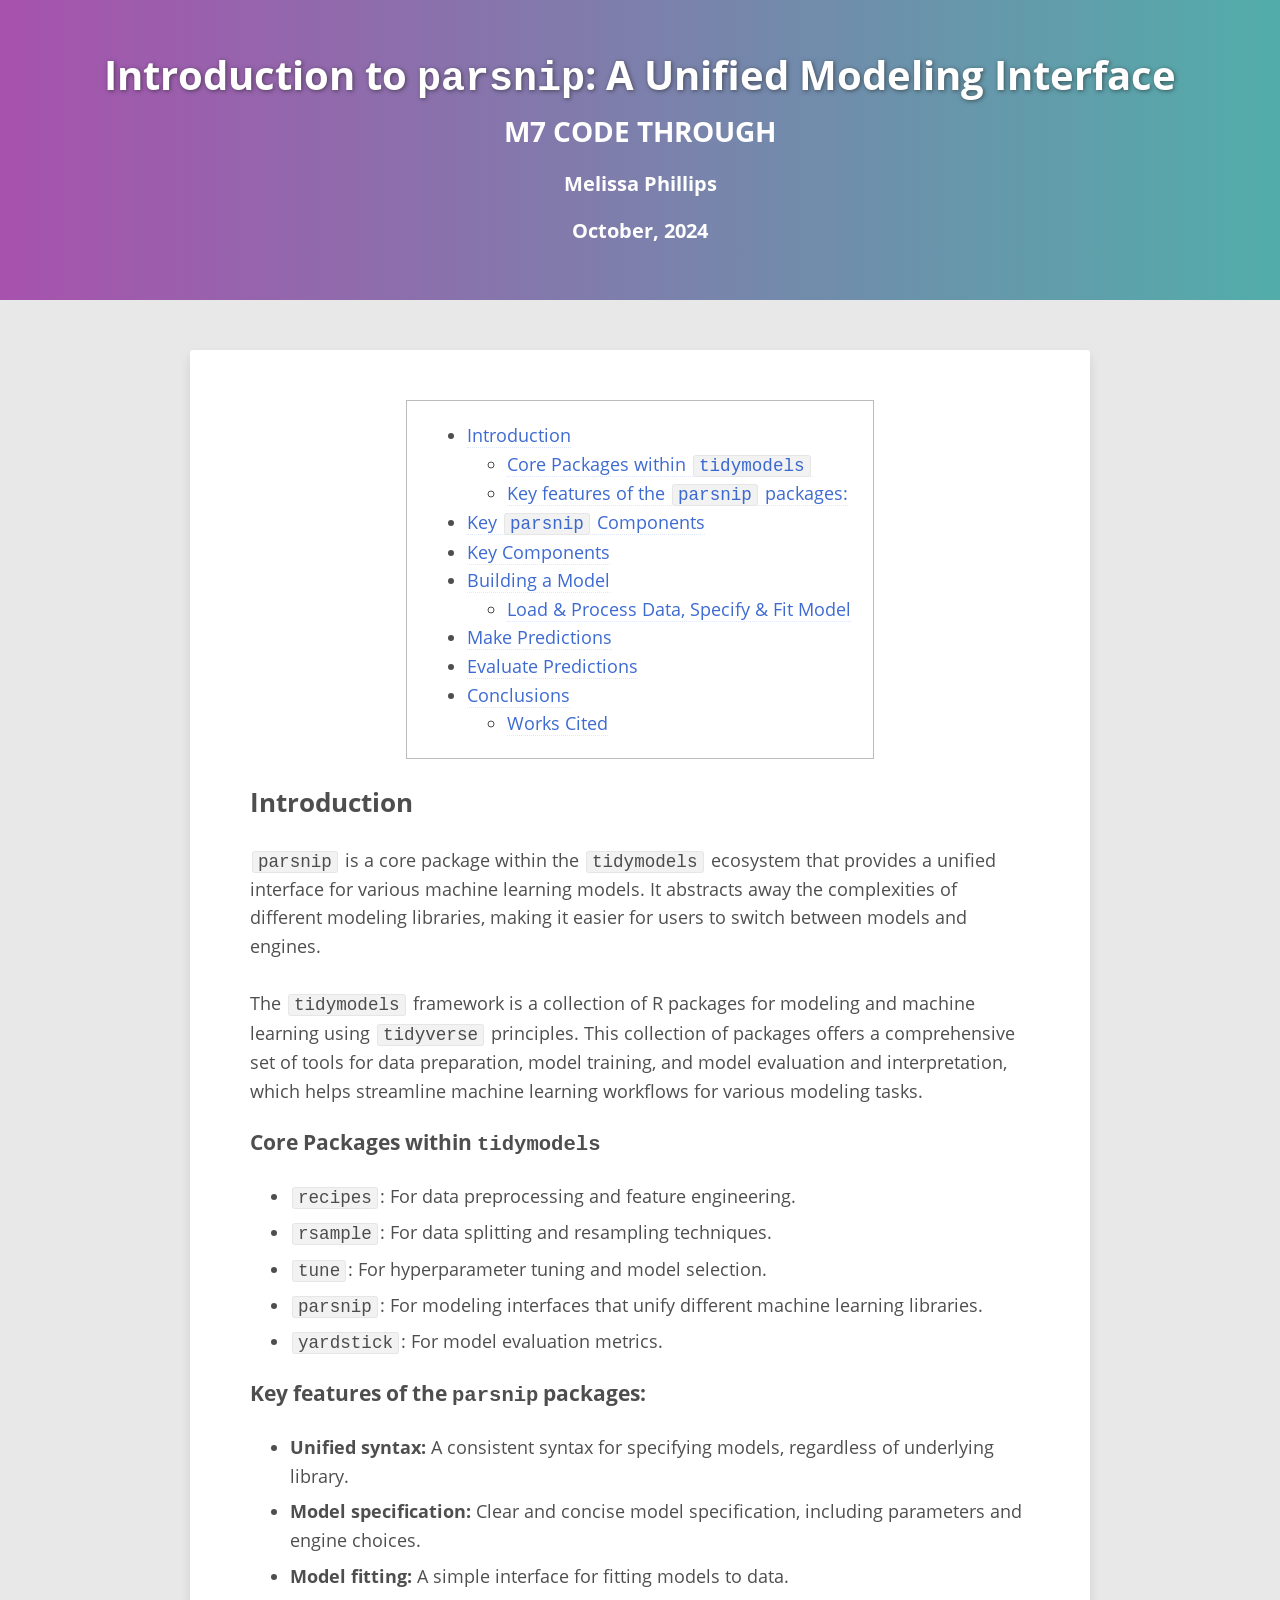
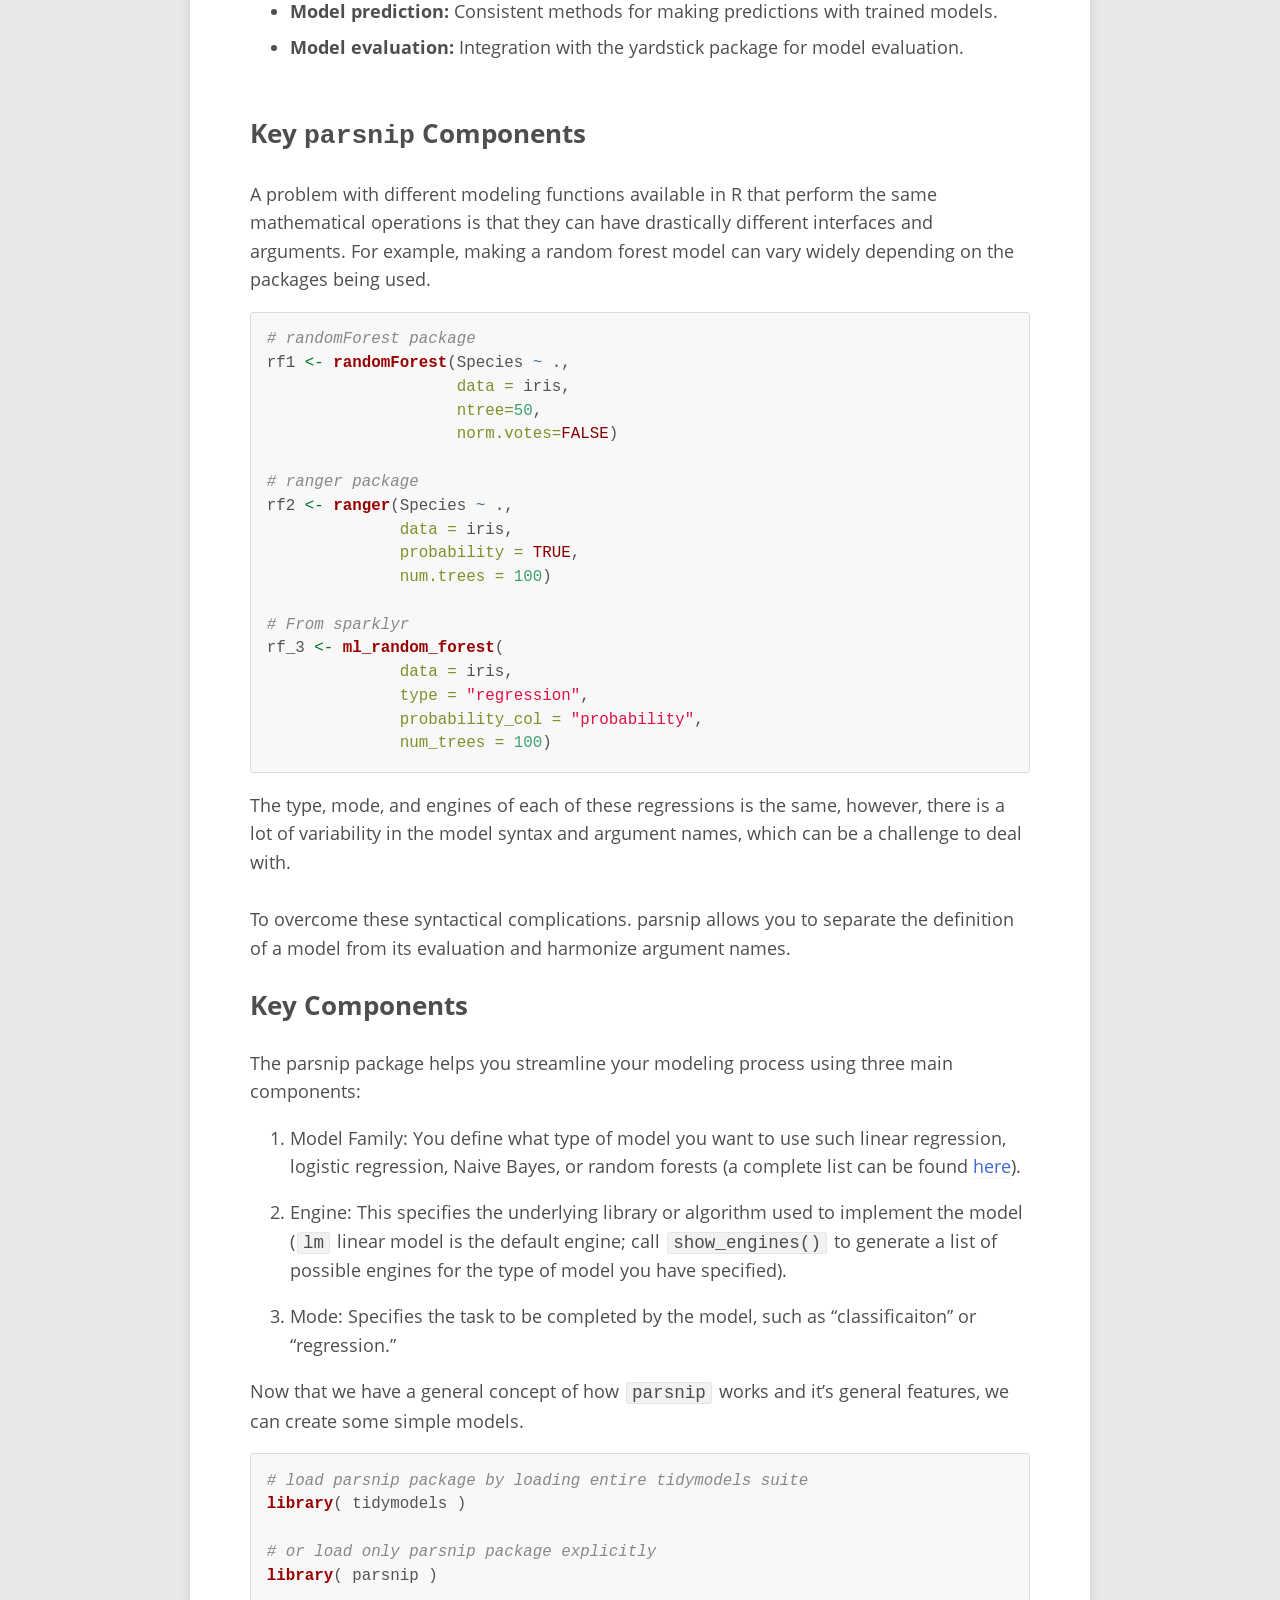
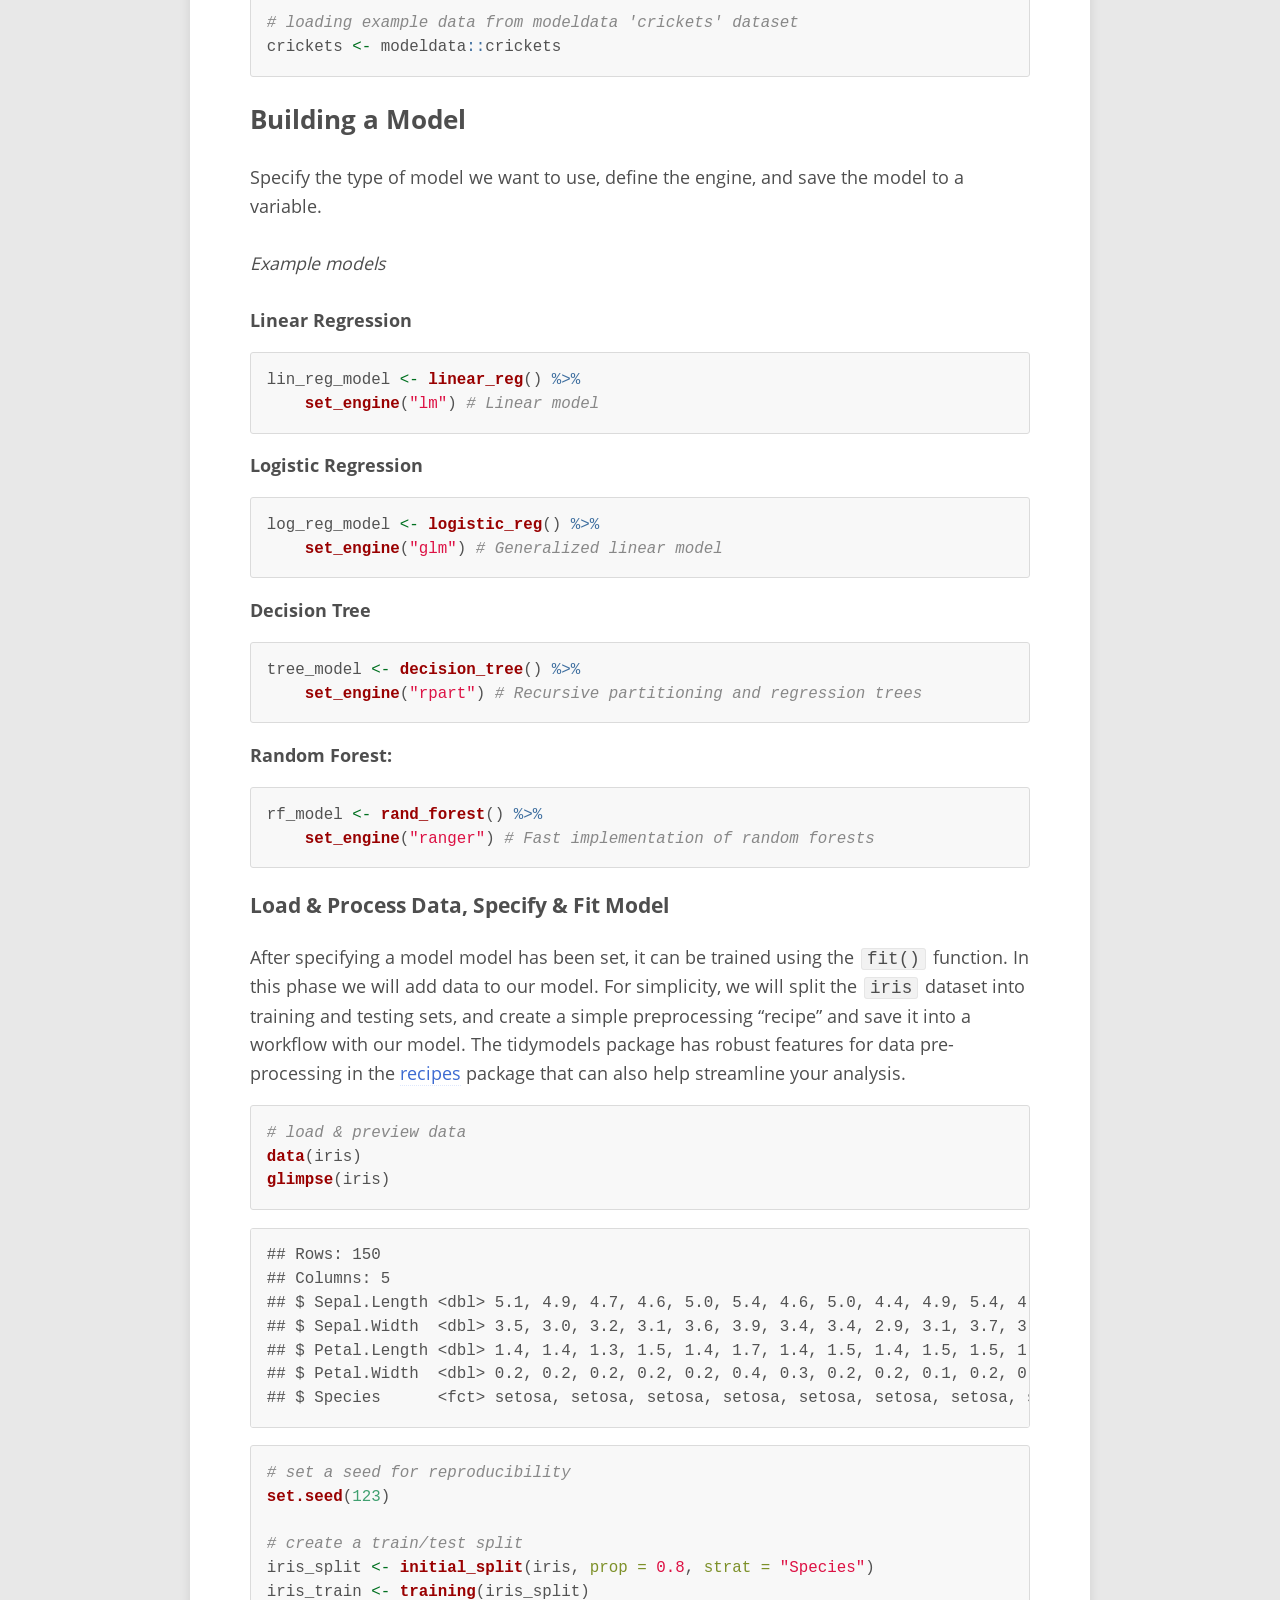
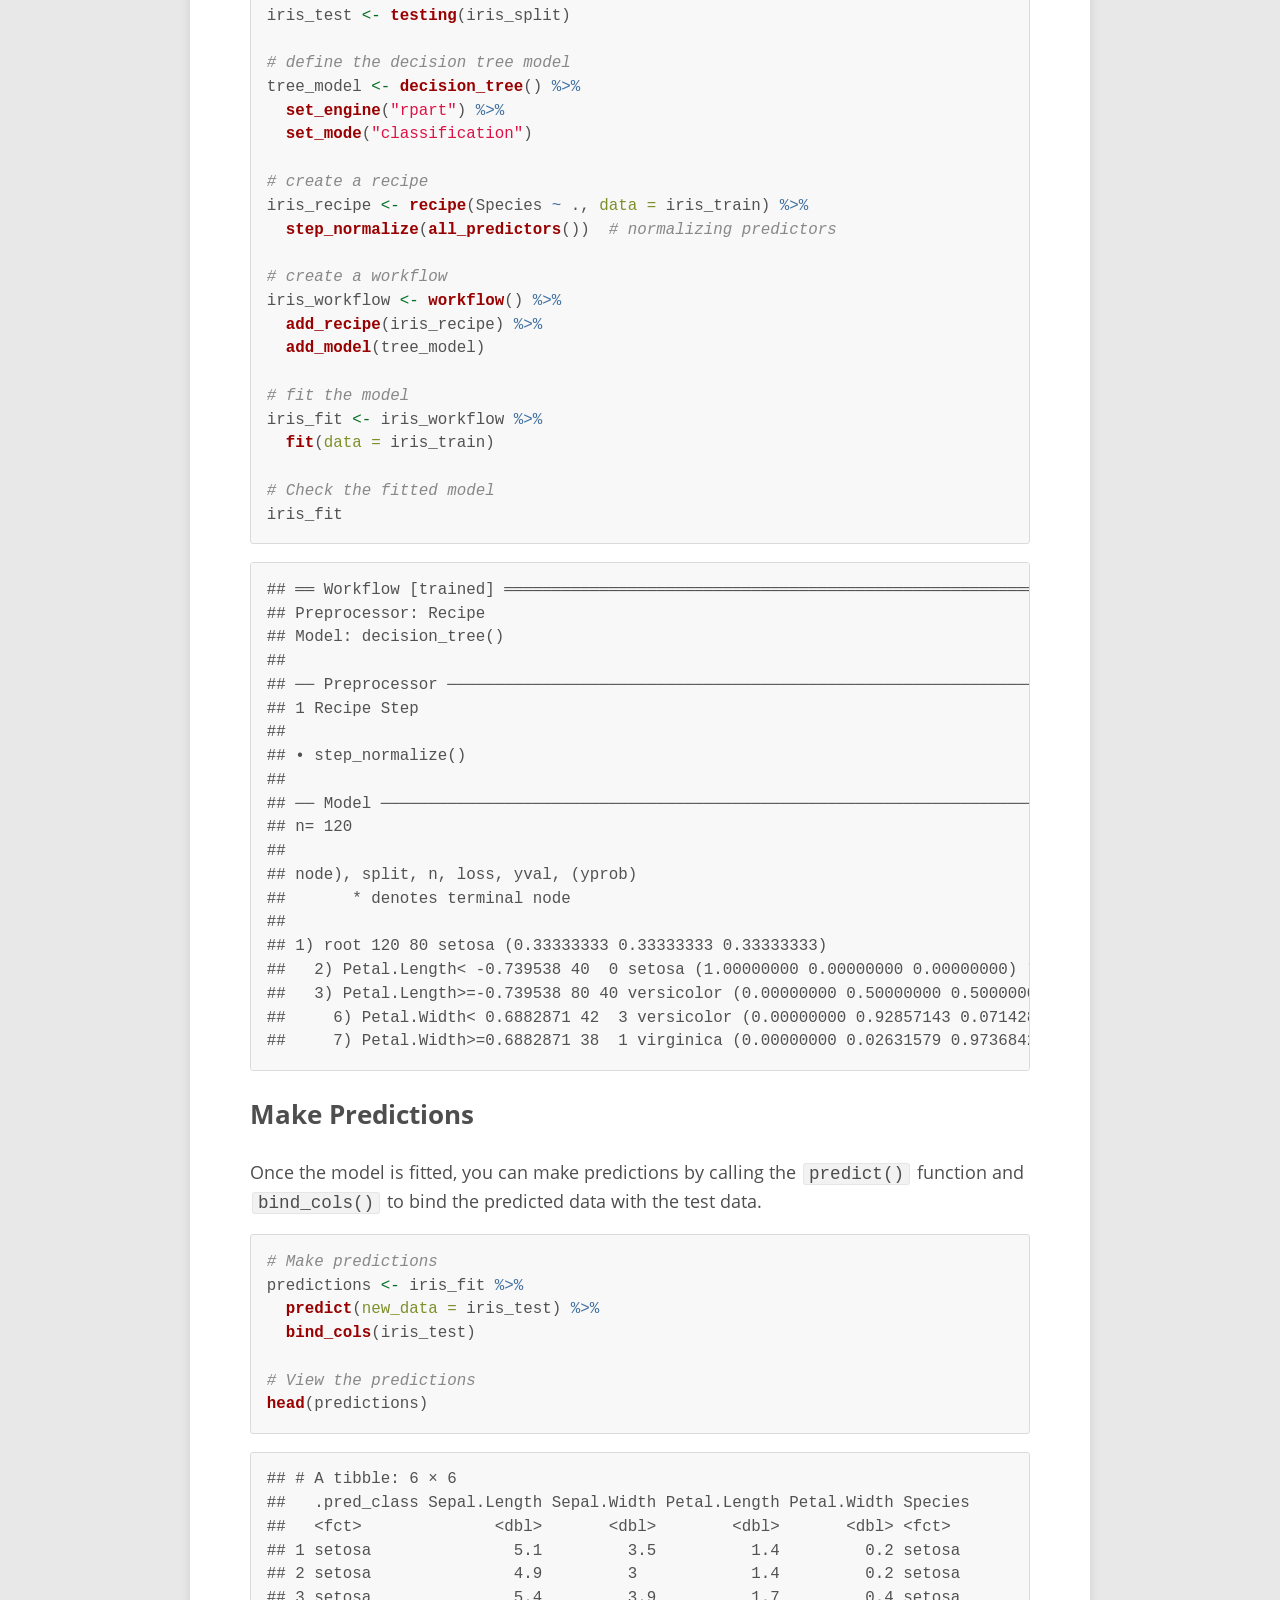
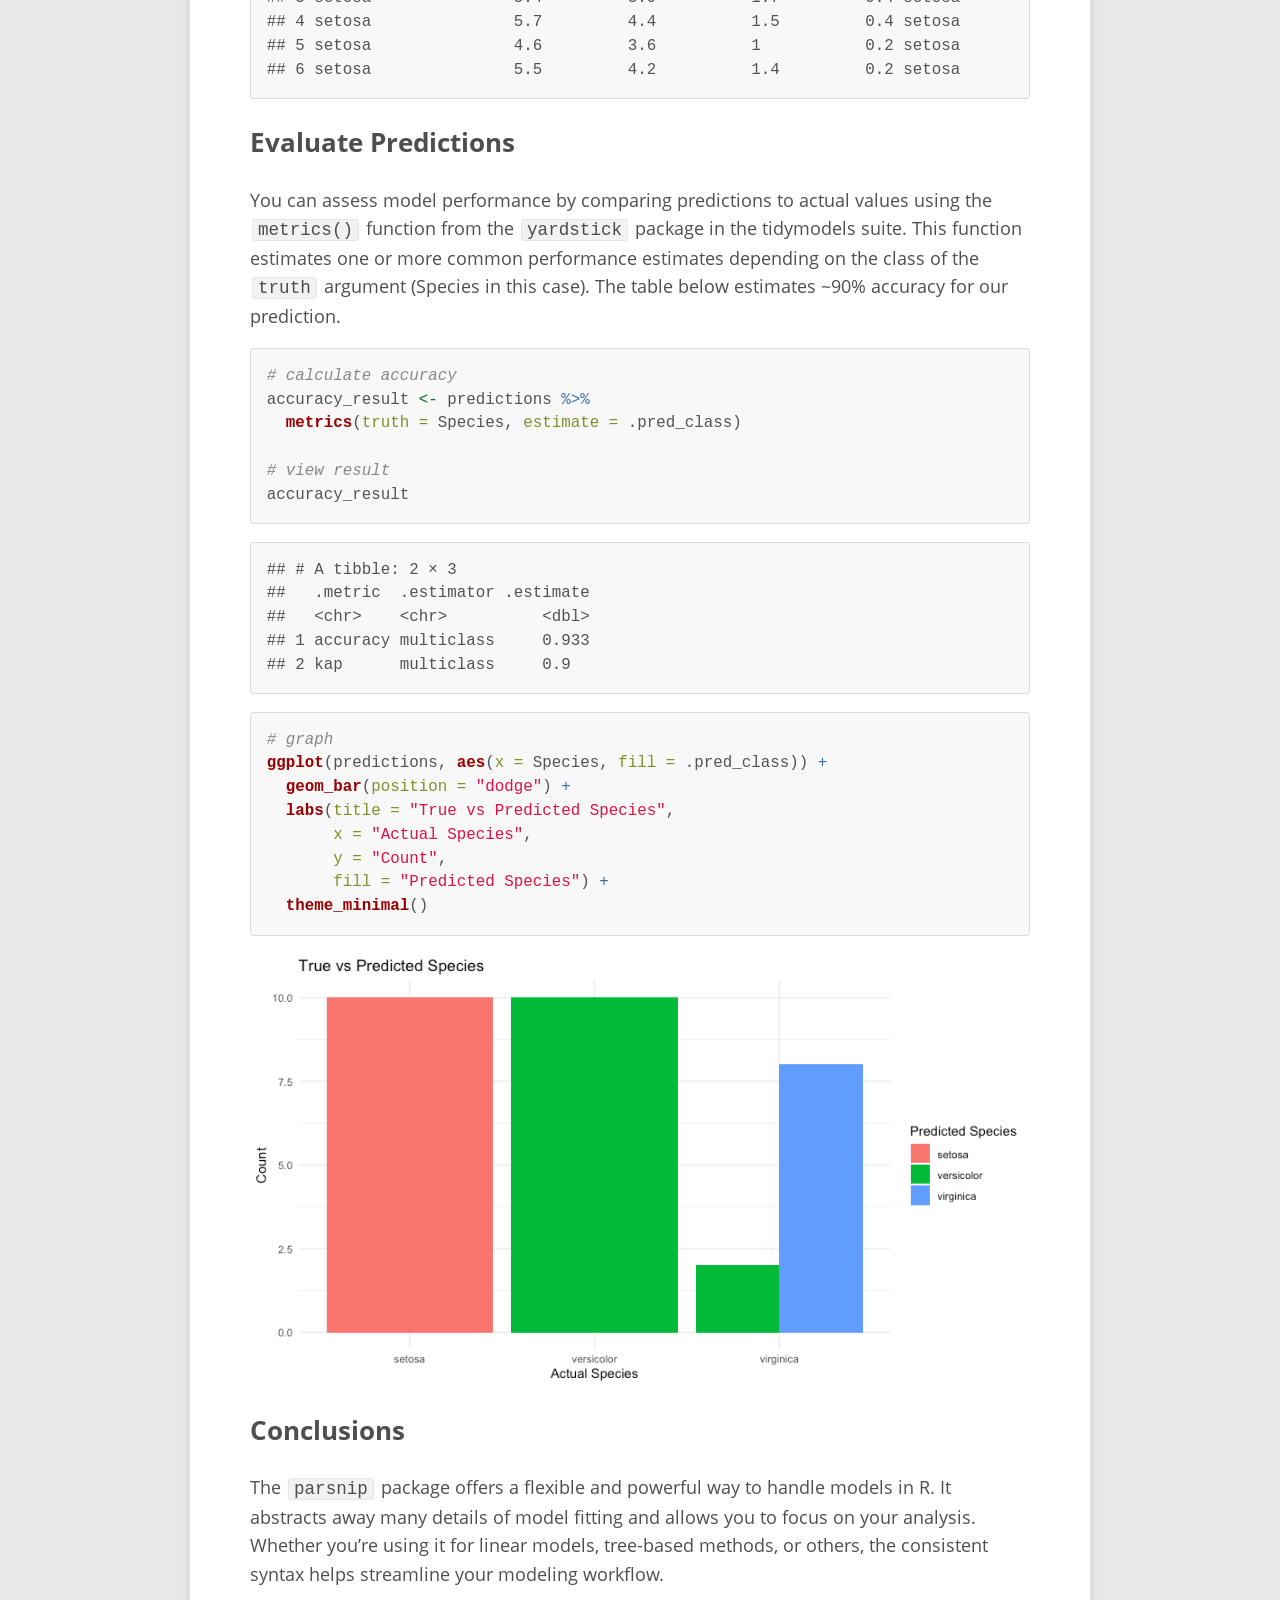
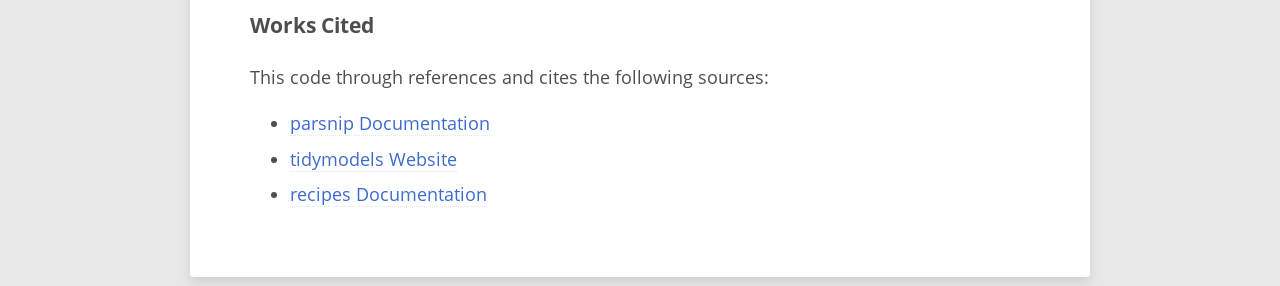
<file: Phillips-Code-Through.html>
<!DOCTYPE html>

<html>

<head>

<meta charset="utf-8" />
<meta name="generator" content="pandoc" />
<meta http-equiv="X-UA-Compatible" content="IE=EDGE" />

<meta name="viewport" content="width=device-width, initial-scale=1" />

<meta name="author" content="Melissa Phillips" />


<title>Introduction to parsnip: A Unified Modeling Interface</title>

<script>// Pandoc 2.9 adds attributes on both header and div. We remove the former (to
// be compatible with the behavior of Pandoc < 2.8).
document.addEventListener('DOMContentLoaded', function(e) {
  var hs = document.querySelectorAll("div.section[class*='level'] > :first-child");
  var i, h, a;
  for (i = 0; i < hs.length; i++) {
    h = hs[i];
    if (!/^h[1-6]$/i.test(h.tagName)) continue;  // it should be a header h1-h6
    a = h.attributes;
    while (a.length > 0) h.removeAttribute(a[0].name);
  }
});
</script>


<style type="text/css">code{white-space: pre;}</style>
<style type="text/css" data-origin="pandoc">
pre > code.sourceCode { white-space: pre; position: relative; }
pre > code.sourceCode > span { display: inline-block; line-height: 1.25; }
pre > code.sourceCode > span:empty { height: 1.2em; }
.sourceCode { overflow: visible; }
code.sourceCode > span { color: inherit; text-decoration: inherit; }
div.sourceCode { margin: 1em 0; }
pre.sourceCode { margin: 0; }
@media screen {
div.sourceCode { overflow: auto; }
}
@media print {
pre > code.sourceCode { white-space: pre-wrap; }
pre > code.sourceCode > span { text-indent: -5em; padding-left: 5em; }
}
pre.numberSource code
{ counter-reset: source-line 0; }
pre.numberSource code > span
{ position: relative; left: -4em; counter-increment: source-line; }
pre.numberSource code > span > a:first-child::before
{ content: counter(source-line);
position: relative; left: -1em; text-align: right; vertical-align: baseline;
border: none; display: inline-block;
-webkit-touch-callout: none; -webkit-user-select: none;
-khtml-user-select: none; -moz-user-select: none;
-ms-user-select: none; user-select: none;
padding: 0 4px; width: 4em;
color: #aaaaaa;
}
pre.numberSource { margin-left: 3em; border-left: 1px solid #aaaaaa; padding-left: 4px; }
div.sourceCode
{ }
@media screen {
pre > code.sourceCode > span > a:first-child::before { text-decoration: underline; }
}
code span.al { color: #ff0000; font-weight: bold; } 
code span.an { color: #60a0b0; font-weight: bold; font-style: italic; } 
code span.at { color: #7d9029; } 
code span.bn { color: #40a070; } 
code span.bu { color: #008000; } 
code span.cf { color: #007020; font-weight: bold; } 
code span.ch { color: #4070a0; } 
code span.cn { color: #880000; } 
code span.co { color: #60a0b0; font-style: italic; } 
code span.cv { color: #60a0b0; font-weight: bold; font-style: italic; } 
code span.do { color: #ba2121; font-style: italic; } 
code span.dt { color: #902000; } 
code span.dv { color: #40a070; } 
code span.er { color: #ff0000; font-weight: bold; } 
code span.ex { } 
code span.fl { color: #40a070; } 
code span.fu { color: #06287e; } 
code span.im { color: #008000; font-weight: bold; } 
code span.in { color: #60a0b0; font-weight: bold; font-style: italic; } 
code span.kw { color: #007020; font-weight: bold; } 
code span.op { color: #666666; } 
code span.ot { color: #007020; } 
code span.pp { color: #bc7a00; } 
code span.sc { color: #4070a0; } 
code span.ss { color: #bb6688; } 
code span.st { color: #4070a0; } 
code span.va { color: #19177c; } 
code span.vs { color: #4070a0; } 
code span.wa { color: #60a0b0; font-weight: bold; font-style: italic; } 

a.sourceLine {
pointer-events: auto;
}
</style>
<script>
// apply pandoc div.sourceCode style to pre.sourceCode instead
(function() {
  var sheets = document.styleSheets;
  for (var i = 0; i < sheets.length; i++) {
    if (sheets[i].ownerNode.dataset["origin"] !== "pandoc") continue;
    try { var rules = sheets[i].cssRules; } catch (e) { continue; }
    for (var j = 0; j < rules.length; j++) {
      var rule = rules[j];
      // check if there is a div.sourceCode rule
      if (rule.type !== rule.STYLE_RULE || rule.selectorText !== "div.sourceCode") continue;
      var style = rule.style.cssText;
      // check if color or background-color is set
      if (rule.style.color === '' && rule.style.backgroundColor === '') continue;
      // replace div.sourceCode by a pre.sourceCode rule
      sheets[i].deleteRule(j);
      sheets[i].insertRule('pre.sourceCode{' + style + '}', j);
    }
  }
})();
</script>



<style type="text/css">@font-face{font-family:"Open Sans";font-style:normal;font-weight:400;src:local("Open Sans"),local("OpenSans"),url([data-uri]) format("woff")}@font-face{font-family:"Open Sans";font-style:normal;font-weight:700;src:local("Open Sans Bold"),local("OpenSans-Bold"),url([data-uri]) format("woff")}body{margin-top:26px;font-size:16px}*,:after,:before{-webkit-box-sizing:border-box;-moz-box-sizing:border-box;box-sizing:border-box}article,aside,details,figcaption,figure,footer,header,hgroup,nav,section{display:block}html{font-size:100%;-webkit-text-size-adjust:100%;-ms-text-size-adjust:100%}a:focus{outline:thin dotted #333;outline:5px auto -webkit-focus-ring-color;outline-offset:-2px}a:active,a:hover{outline:0}sub,sup{position:relative;font-size:75%;line-height:0;vertical-align:baseline}sup{top:-.5em}sub{bottom:-.25em}blockquote{margin:0}img{max-width:100%;height:auto;vertical-align:middle;border:0;-ms-interpolation-mode:bicubic}table{width:100%}::-moz-selection{background-color:rgba(200,200,200,.8);color:rgba(34,34,34,.8);text-shadow:none}::selection{background-color:rgba(200,200,200,.8);color:rgba(34,34,34,.8);text-shadow:none}.wrap{margin:0 auto}.all-caps{text-transform:uppercase}.image-left{float:none}@media only screen and (min-width:48em){.image-left{float:left}}.image-right{float:none}@media only screen and (min-width:48em){.image-right{float:right}}.unstyled-list{list-style:none;margin-left:0;padding-left:0}.unstyled-list li{list-style-type:none}.inline-list{list-style:none;margin-left:0;padding-left:0}.inline-list li{list-style-type:none;display:inline}a,b,blockquote,em,figure,h1,h2,header,i,img,input,p,q,span,strong{transition:all .2s ease}body{font-family:"Open Sans",Lato,Calibri,Arial,sans-serif;color:rgba(34,34,34,.8)}h1,h2,h3,h4,h5,h6{font-family:"Open Sans",Lato,Calibri,Arial,sans-serif}h1{font-size:28px;font-size:1.75rem}@media only screen and (min-width:48em){h1{font-size:32px;font-size:2rem}}a{text-decoration:none;color:rgba(13,69,198,.8)}a:visited{color:rgba(70,122,243,.8)}a:hover{color:rgba(7,36,102,.8)}a:focus{outline:thin dotted;color:rgba(7,36,102,.8)}a:active,a:hover{outline:0}blockquote{font-family:serif;font-style:italic;border-left:8px solid rgba(187,187,187,.8);padding-left:20px}@media only screen and (min-width:48em){blockquote{margin-left:-28px}}code,kbd,pre,samp,tt{font-family:monospace}li code,p code{line-height:1.5;white-space:nowrap;margin:0 2px;padding:0 5px;border:1px solid #e6e6e6;background-color:#f2f2f2;border-radius:3px}pre{font-size:.9em;line-height:1.5;overflow-x:auto}pre::-webkit-scrollbar{height:12px;background-color:#34362e;border-radius:0 0 4px 4px}pre::-webkit-scrollbar-thumb:horizontal{background-color:#6a6d5d;border-radius:4px}pre{padding:1em;margin-bottom:1.5em;line-height:1.5;color:#d0d0d0;color:#525252;border:1px solid #dbdbdb;background-color:#272822;background-color:#f8f8f8;border-radius:3px;position:relative;margin:1em 0}hr{display:block;margin:1em 0;padding:0;height:1px;border:0;border-top:1px solid #ccc;border-bottom:1px solid #fff}table{border-collapse:collapse;border-spacing:0;margin:20px auto}td,th{border-bottom:1px solid #bbb;text-align:left;padding:10px}th{background-color:#7887ab;color:#fff}tr:nth-child(odd){background-color:#ddd}tr:nth-child(even){background-color:#f5f5f5}body{margin:0;padding:0;width:100%;background-color:#e8e8e8}.entry:after,.entry:before,.hentry:after,.hentry:before{display:table;content:"";line-height:0}.entry:after,.hentry:after{clear:both}.entry h1,.entry h2,.entry h3,.entry h4,.entry h5,.entry h6,.entry li,.entry p,.hentry h1,.hentry h2,.hentry h3,.hentry h4,.hentry h5,.hentry h6,.hentry li,.hentry p{word-wrap:break-word}.entry-content{font-size:16px;font-size:1rem;line-height:1.625;margin-bottom:26px;margin-bottom:1.625rem}@media only screen and (min-width:48em){.entry-content{font-size:17.6px;font-size:1.1rem}}.entry-content li>a,.entry-content p>a{border-bottom:1px dotted rgba(214,225,252,.8)}.entry-content li>a:hover,.entry-content p>a:hover{border-bottom-style:solid}.entry-content li{margin-bottom:7px}.entry-content .footnotes li,.entry-content .footnotes ol,.entry-content .footnotes p{font-size:14px;font-size:.875rem;line-height:1.8571;margin-bottom:26px;margin-bottom:1.625rem}.entry-header{width:100%;overflow:hidden;position:relative}.header-title{text-align:center;margin:30px 0 0}.header-title h1{margin:10px 20px;font-weight:700;font-size:32px;font-size:2rem;color:rgba(85,85,85,.8)}@media only screen and (min-width:48em){.header-title h1{font-size:36px;font-size:2.25rem}}@media only screen and (min-width:62.5em){.header-title h1{font-size:40px;font-size:2.5rem}}.header-title h2{margin:0;font-size:24px;font-size:1.5rem;text-transform:uppercase;color:rgba(85,85,85,.8)}@media only screen and (min-width:48em){.header-title h2{font-size:28px;font-size:1.75rem}}.header-title h3{font-size:18px;font-size:1.125rem}@media only screen and (min-width:48em){.header-title h3{font-size:20px;font-size:1.25rem}}.header-title p{color:rgba(85,85,85,.8)}.header-title{position:absolute;top:0;display:table;margin-top:0;width:100%;height:300px;overflow:hidden}.header-title .header-title-wrap{display:table-cell;vertical-align:middle;margin:0 auto;text-align:center}.header-title h1{margin:10px;font-weight:700;margin:10px 60px;color:#fff;text-shadow:1px 1px 4px rgba(34,34,34,.6)}.header-title h1 a{color:#fff}.header-title h2{margin:0;color:#fff;text-transform:uppercase}@media only screen and (min-width:48em){.header-title h2 a{color:#fff}}.header-title h3{color:#fff}.header-title p{color:#fff}.entry-image{min-height:300px;background-image:linear-gradient(-90deg,#52adaa,#a752ad)}.entry-content{margin:10px 2px 10px 2px;padding:10px 15px;background-color:#fff;box-shadow:0 0 0 0,0 6px 12px rgba(0,0,0,.1);border-radius:3px}@media only screen and (min-width:48em){.entry-content{margin-top:10px;margin-left:10px;margin-right:10px;padding:20px 30px}}@media only screen and (min-width:62.5em){.entry-content{max-width:900px;margin:50px auto 30px auto;padding:50px 60px}.entry-content>p:first-child{font-size:20px;font-size:1.25rem;line-height:1.3;margin-bottom:26px;margin-bottom:1.625rem}}.toc{width:80%;margin:0 auto;padding:20px;border:solid 1px #bbb}.toc .toc-title{margin:0 0 16px;text-align:center;color:#666}.toc li,.toc ul{margin:0}@media only screen and (min-width:48em){.toc{width:60%}}

code span.kw { color: #555; font-weight: bold; } 
code span.dt { color: #902000; } 
code span.dv { color: #40a070; } 
code span.bn { color: #d14; } 
code span.fl { color: #d14; } 
code span.ch { color: #d14; } 
code span.st { color: #d14; } 
code span.co { color: #888888; font-style: italic; } 
code span.ot { color: #007020; } 
code span.al { color: #ff0000; font-weight: bold; } 
code span.fu { color: #900; font-weight: bold; } 
code span.er { color: #a61717; background-color: #e3d2d2; } 
</style>





</head>

<body>




<div class="entry-header">
  <div class="entry-image">
  </div><!-- /.entry-image -->
</div><!-- /.entry-header -->
<div id="main" role="main">
<article class="hentry">
<header class="header-title">
<div class="header-title-wrap">
<h1 class="title toc-ignore entry-title">Introduction to
<code>parsnip</code>: A Unified Modeling Interface</h1>
<h2 class="subtitle">M7 Code Through</h2>
<h3 class="author">Melissa Phillips</h3>
<h3 class="date">October, 2024</h3>
</div><!-- /.header-title-wrap -->
</header>


<div class="entry-content">
<div id="TOC" class="toc">
<ul>
<li><a href="#introduction" id="toc-introduction">Introduction</a>
<ul>
<li><a href="#core-packages-within-tidymodels" id="toc-core-packages-within-tidymodels">Core Packages within
<code>tidymodels</code></a></li>
<li><a href="#key-features-of-the-parsnip-packages" id="toc-key-features-of-the-parsnip-packages">Key features of the
<code>parsnip</code> packages:</a></li>
</ul></li>
<li><a href="#key-parsnip-components" id="toc-key-parsnip-components">Key <code>parsnip</code>
Components</a></li>
<li><a href="#key-components" id="toc-key-components">Key
Components</a></li>
<li><a href="#building-a-model" id="toc-building-a-model">Building a
Model</a>
<ul>
<li><a href="#load-process-data-specify-fit-model" id="toc-load-process-data-specify-fit-model">Load &amp; Process Data,
Specify &amp; Fit Model</a></li>
</ul></li>
<li><a href="#make-predictions" id="toc-make-predictions">Make
Predictions</a></li>
<li><a href="#evaluate-predictions" id="toc-evaluate-predictions">Evaluate Predictions</a></li>
<li><a href="#conclusions" id="toc-conclusions">Conclusions</a>
<ul>
<li><a href="#works-cited" id="toc-works-cited">Works Cited</a></li>
</ul></li>
</ul>
</div>

<div id="introduction" class="section level2">
<h2>Introduction</h2>
<p><code>parsnip</code> is a core package within the
<code>tidymodels</code> ecosystem that provides a unified interface for
various machine learning models. It abstracts away the complexities of
different modeling libraries, making it easier for users to switch
between models and engines. <br><br> The <code>tidymodels</code>
framework is a collection of R packages for modeling and machine
learning using <code>tidyverse</code> principles. This collection of
packages offers a comprehensive set of tools for data preparation, model
training, and model evaluation and interpretation, which helps
streamline machine learning workflows for various modeling tasks.</p>
<div id="core-packages-within-tidymodels" class="section level3">
<h3>Core Packages within <code>tidymodels</code></h3>
<ul>
<li><code>recipes</code>: For data preprocessing and feature
engineering.</li>
<li><code>rsample</code>: For data splitting and resampling
techniques.</li>
<li><code>tune</code>: For hyperparameter tuning and model
selection.</li>
<li><code>parsnip</code>: For modeling interfaces that unify different
machine learning libraries.</li>
<li><code>yardstick</code>: For model evaluation metrics.</li>
</ul>
</div>
<div id="key-features-of-the-parsnip-packages" class="section level3">
<h3>Key features of the <code>parsnip</code> packages:</h3>
<ul>
<li><strong>Unified syntax:</strong> A consistent syntax for specifying
models, regardless of underlying library.</li>
<li><strong>Model specification:</strong> Clear and concise model
specification, including parameters and engine choices.</li>
<li><strong>Model fitting:</strong> A simple interface for fitting
models to data.</li>
<li><strong>Model prediction:</strong> Consistent methods for making
predictions with trained models.</li>
<li><strong>Model evaluation:</strong> Integration with the yardstick
package for model evaluation. <br> <br></li>
</ul>
</div>
</div>
<div id="key-parsnip-components" class="section level2">
<h2>Key <code>parsnip</code> Components</h2>
<p>A problem with different modeling functions available in R that
perform the same mathematical operations is that they can have
drastically different interfaces and arguments. For example, making a
random forest model can vary widely depending on the packages being
used.</p>
<div class="sourceCode" id="cb1"><pre class="sourceCode r"><code class="sourceCode r"><span id="cb1-1"><a href="#cb1-1" tabindex="-1"></a><span class="co"># randomForest package</span></span>
<span id="cb1-2"><a href="#cb1-2" tabindex="-1"></a>rf1 <span class="ot">&lt;-</span> <span class="fu">randomForest</span>(Species <span class="sc">~</span> ., </span>
<span id="cb1-3"><a href="#cb1-3" tabindex="-1"></a>                    <span class="at">data =</span> iris, </span>
<span id="cb1-4"><a href="#cb1-4" tabindex="-1"></a>                    <span class="at">ntree=</span><span class="dv">50</span>, </span>
<span id="cb1-5"><a href="#cb1-5" tabindex="-1"></a>                    <span class="at">norm.votes=</span><span class="cn">FALSE</span>)</span>
<span id="cb1-6"><a href="#cb1-6" tabindex="-1"></a></span>
<span id="cb1-7"><a href="#cb1-7" tabindex="-1"></a><span class="co"># ranger package</span></span>
<span id="cb1-8"><a href="#cb1-8" tabindex="-1"></a>rf2 <span class="ot">&lt;-</span> <span class="fu">ranger</span>(Species <span class="sc">~</span> ., </span>
<span id="cb1-9"><a href="#cb1-9" tabindex="-1"></a>              <span class="at">data =</span> iris, </span>
<span id="cb1-10"><a href="#cb1-10" tabindex="-1"></a>              <span class="at">probability =</span> <span class="cn">TRUE</span>, </span>
<span id="cb1-11"><a href="#cb1-11" tabindex="-1"></a>              <span class="at">num.trees =</span> <span class="dv">100</span>)</span>
<span id="cb1-12"><a href="#cb1-12" tabindex="-1"></a></span>
<span id="cb1-13"><a href="#cb1-13" tabindex="-1"></a><span class="co"># From sparklyr</span></span>
<span id="cb1-14"><a href="#cb1-14" tabindex="-1"></a>rf_3 <span class="ot">&lt;-</span> <span class="fu">ml_random_forest</span>(</span>
<span id="cb1-15"><a href="#cb1-15" tabindex="-1"></a>              <span class="at">data =</span> iris,</span>
<span id="cb1-16"><a href="#cb1-16" tabindex="-1"></a>              <span class="at">type =</span> <span class="st">&quot;regression&quot;</span>,</span>
<span id="cb1-17"><a href="#cb1-17" tabindex="-1"></a>              <span class="at">probability_col =</span> <span class="st">&quot;probability&quot;</span>,</span>
<span id="cb1-18"><a href="#cb1-18" tabindex="-1"></a>              <span class="at">num_trees =</span> <span class="dv">100</span>)</span></code></pre></div>
<p>The type, mode, and engines of each of these regressions is the same,
however, there is a lot of variability in the model syntax and argument
names, which can be a challenge to deal with. <br><br> To overcome these
syntactical complications. parsnip allows you to separate the definition
of a model from its evaluation and harmonize argument names.</p>
</div>
<div id="key-components" class="section level2">
<h2>Key Components</h2>
<p>The parsnip package helps you streamline your modeling process using
three main components:</p>
<ol style="list-style-type: decimal">
<li><p>Model Family: You define what type of model you want to use such
linear regression, logistic regression, Naive Bayes, or random forests
(a complete list can be found <a href="https://www.tidymodels.org/find/parsnip/">here</a>).</p></li>
<li><p>Engine: This specifies the underlying library or algorithm used
to implement the model (<code>lm</code> linear model is the default
engine; call <code>show_engines()</code> to generate a list of possible
engines for the type of model you have specified).</p></li>
<li><p>Mode: Specifies the task to be completed by the model, such as
“classificaiton” or “regression.”</p></li>
</ol>
<p>Now that we have a general concept of how <code>parsnip</code> works
and it’s general features, we can create some simple models.</p>
<div class="sourceCode" id="cb2"><pre class="sourceCode r"><code class="sourceCode r"><span id="cb2-1"><a href="#cb2-1" tabindex="-1"></a><span class="co"># load parsnip package by loading entire tidymodels suite </span></span>
<span id="cb2-2"><a href="#cb2-2" tabindex="-1"></a><span class="fu">library</span>( tidymodels )</span>
<span id="cb2-3"><a href="#cb2-3" tabindex="-1"></a></span>
<span id="cb2-4"><a href="#cb2-4" tabindex="-1"></a><span class="co"># or load only parsnip package explicitly</span></span>
<span id="cb2-5"><a href="#cb2-5" tabindex="-1"></a><span class="fu">library</span>( parsnip )</span>
<span id="cb2-6"><a href="#cb2-6" tabindex="-1"></a></span>
<span id="cb2-7"><a href="#cb2-7" tabindex="-1"></a><span class="co"># loading example data from modeldata &#39;crickets&#39; dataset</span></span>
<span id="cb2-8"><a href="#cb2-8" tabindex="-1"></a>crickets <span class="ot">&lt;-</span> modeldata<span class="sc">::</span>crickets</span></code></pre></div>
</div>
<div id="building-a-model" class="section level2">
<h2>Building a Model</h2>
<p>Specify the type of model we want to use, define the engine, and save
the model to a variable. <br><br> <em>Example models</em> <br><br>
<strong>Linear Regression</strong></p>
<div class="sourceCode" id="cb3"><pre class="sourceCode r"><code class="sourceCode r"><span id="cb3-1"><a href="#cb3-1" tabindex="-1"></a>lin_reg_model <span class="ot">&lt;-</span> <span class="fu">linear_reg</span>() <span class="sc">%&gt;%</span></span>
<span id="cb3-2"><a href="#cb3-2" tabindex="-1"></a>    <span class="fu">set_engine</span>(<span class="st">&quot;lm&quot;</span>) <span class="co"># Linear model</span></span></code></pre></div>
<p><strong>Logistic Regression</strong></p>
<div class="sourceCode" id="cb4"><pre class="sourceCode r"><code class="sourceCode r"><span id="cb4-1"><a href="#cb4-1" tabindex="-1"></a>log_reg_model <span class="ot">&lt;-</span> <span class="fu">logistic_reg</span>() <span class="sc">%&gt;%</span></span>
<span id="cb4-2"><a href="#cb4-2" tabindex="-1"></a>    <span class="fu">set_engine</span>(<span class="st">&quot;glm&quot;</span>) <span class="co"># Generalized linear model</span></span></code></pre></div>
<p><strong>Decision Tree</strong></p>
<div class="sourceCode" id="cb5"><pre class="sourceCode r"><code class="sourceCode r"><span id="cb5-1"><a href="#cb5-1" tabindex="-1"></a>tree_model <span class="ot">&lt;-</span> <span class="fu">decision_tree</span>() <span class="sc">%&gt;%</span></span>
<span id="cb5-2"><a href="#cb5-2" tabindex="-1"></a>    <span class="fu">set_engine</span>(<span class="st">&quot;rpart&quot;</span>) <span class="co"># Recursive partitioning and regression trees</span></span></code></pre></div>
<p><strong>Random Forest:</strong></p>
<div class="sourceCode" id="cb6"><pre class="sourceCode r"><code class="sourceCode r"><span id="cb6-1"><a href="#cb6-1" tabindex="-1"></a>rf_model <span class="ot">&lt;-</span> <span class="fu">rand_forest</span>() <span class="sc">%&gt;%</span></span>
<span id="cb6-2"><a href="#cb6-2" tabindex="-1"></a>    <span class="fu">set_engine</span>(<span class="st">&quot;ranger&quot;</span>) <span class="co"># Fast implementation of random forests</span></span></code></pre></div>
<div id="load-process-data-specify-fit-model" class="section level3">
<h3>Load &amp; Process Data, Specify &amp; Fit Model</h3>
<p>After specifying a model model has been set, it can be trained using
the <code>fit()</code> function. In this phase we will add data to our
model. For simplicity, we will split the <code>iris</code> dataset into
training and testing sets, and create a simple preprocessing “recipe”
and save it into a workflow with our model. The tidymodels package has
robust features for data pre-processing in the <a href="https://recipes.tidymodels.org/reference/recipe.html?q=parsnip#modeling">recipes</a>
package that can also help streamline your analysis.</p>
<div class="sourceCode" id="cb7"><pre class="sourceCode r"><code class="sourceCode r"><span id="cb7-1"><a href="#cb7-1" tabindex="-1"></a><span class="co"># load &amp; preview data</span></span>
<span id="cb7-2"><a href="#cb7-2" tabindex="-1"></a><span class="fu">data</span>(iris)</span>
<span id="cb7-3"><a href="#cb7-3" tabindex="-1"></a><span class="fu">glimpse</span>(iris)</span></code></pre></div>
<pre><code>## Rows: 150
## Columns: 5
## $ Sepal.Length &lt;dbl&gt; 5.1, 4.9, 4.7, 4.6, 5.0, 5.4, 4.6, 5.0, 4.4, 4.9, 5.4, 4.…
## $ Sepal.Width  &lt;dbl&gt; 3.5, 3.0, 3.2, 3.1, 3.6, 3.9, 3.4, 3.4, 2.9, 3.1, 3.7, 3.…
## $ Petal.Length &lt;dbl&gt; 1.4, 1.4, 1.3, 1.5, 1.4, 1.7, 1.4, 1.5, 1.4, 1.5, 1.5, 1.…
## $ Petal.Width  &lt;dbl&gt; 0.2, 0.2, 0.2, 0.2, 0.2, 0.4, 0.3, 0.2, 0.2, 0.1, 0.2, 0.…
## $ Species      &lt;fct&gt; setosa, setosa, setosa, setosa, setosa, setosa, setosa, s…</code></pre>
<div class="sourceCode" id="cb9"><pre class="sourceCode r"><code class="sourceCode r"><span id="cb9-1"><a href="#cb9-1" tabindex="-1"></a><span class="co"># set a seed for reproducibility</span></span>
<span id="cb9-2"><a href="#cb9-2" tabindex="-1"></a><span class="fu">set.seed</span>(<span class="dv">123</span>)</span>
<span id="cb9-3"><a href="#cb9-3" tabindex="-1"></a></span>
<span id="cb9-4"><a href="#cb9-4" tabindex="-1"></a><span class="co"># create a train/test split</span></span>
<span id="cb9-5"><a href="#cb9-5" tabindex="-1"></a>iris_split <span class="ot">&lt;-</span> <span class="fu">initial_split</span>(iris, <span class="at">prop =</span> <span class="fl">0.8</span>, <span class="at">strat =</span> <span class="st">&quot;Species&quot;</span>)</span>
<span id="cb9-6"><a href="#cb9-6" tabindex="-1"></a>iris_train <span class="ot">&lt;-</span> <span class="fu">training</span>(iris_split)</span>
<span id="cb9-7"><a href="#cb9-7" tabindex="-1"></a>iris_test <span class="ot">&lt;-</span> <span class="fu">testing</span>(iris_split)</span>
<span id="cb9-8"><a href="#cb9-8" tabindex="-1"></a></span>
<span id="cb9-9"><a href="#cb9-9" tabindex="-1"></a><span class="co"># define the decision tree model</span></span>
<span id="cb9-10"><a href="#cb9-10" tabindex="-1"></a>tree_model <span class="ot">&lt;-</span> <span class="fu">decision_tree</span>() <span class="sc">%&gt;%</span></span>
<span id="cb9-11"><a href="#cb9-11" tabindex="-1"></a>  <span class="fu">set_engine</span>(<span class="st">&quot;rpart&quot;</span>) <span class="sc">%&gt;%</span></span>
<span id="cb9-12"><a href="#cb9-12" tabindex="-1"></a>  <span class="fu">set_mode</span>(<span class="st">&quot;classification&quot;</span>)</span>
<span id="cb9-13"><a href="#cb9-13" tabindex="-1"></a></span>
<span id="cb9-14"><a href="#cb9-14" tabindex="-1"></a><span class="co"># create a recipe</span></span>
<span id="cb9-15"><a href="#cb9-15" tabindex="-1"></a>iris_recipe <span class="ot">&lt;-</span> <span class="fu">recipe</span>(Species <span class="sc">~</span> ., <span class="at">data =</span> iris_train) <span class="sc">%&gt;%</span></span>
<span id="cb9-16"><a href="#cb9-16" tabindex="-1"></a>  <span class="fu">step_normalize</span>(<span class="fu">all_predictors</span>())  <span class="co"># normalizing predictors</span></span>
<span id="cb9-17"><a href="#cb9-17" tabindex="-1"></a></span>
<span id="cb9-18"><a href="#cb9-18" tabindex="-1"></a><span class="co"># create a workflow</span></span>
<span id="cb9-19"><a href="#cb9-19" tabindex="-1"></a>iris_workflow <span class="ot">&lt;-</span> <span class="fu">workflow</span>() <span class="sc">%&gt;%</span></span>
<span id="cb9-20"><a href="#cb9-20" tabindex="-1"></a>  <span class="fu">add_recipe</span>(iris_recipe) <span class="sc">%&gt;%</span></span>
<span id="cb9-21"><a href="#cb9-21" tabindex="-1"></a>  <span class="fu">add_model</span>(tree_model)</span>
<span id="cb9-22"><a href="#cb9-22" tabindex="-1"></a></span>
<span id="cb9-23"><a href="#cb9-23" tabindex="-1"></a><span class="co"># fit the model</span></span>
<span id="cb9-24"><a href="#cb9-24" tabindex="-1"></a>iris_fit <span class="ot">&lt;-</span> iris_workflow <span class="sc">%&gt;%</span></span>
<span id="cb9-25"><a href="#cb9-25" tabindex="-1"></a>  <span class="fu">fit</span>(<span class="at">data =</span> iris_train)</span>
<span id="cb9-26"><a href="#cb9-26" tabindex="-1"></a></span>
<span id="cb9-27"><a href="#cb9-27" tabindex="-1"></a><span class="co"># Check the fitted model</span></span>
<span id="cb9-28"><a href="#cb9-28" tabindex="-1"></a>iris_fit</span></code></pre></div>
<pre><code>## ══ Workflow [trained] ══════════════════════════════════════════════════════════
## Preprocessor: Recipe
## Model: decision_tree()
## 
## ── Preprocessor ────────────────────────────────────────────────────────────────
## 1 Recipe Step
## 
## • step_normalize()
## 
## ── Model ───────────────────────────────────────────────────────────────────────
## n= 120 
## 
## node), split, n, loss, yval, (yprob)
##       * denotes terminal node
## 
## 1) root 120 80 setosa (0.33333333 0.33333333 0.33333333)  
##   2) Petal.Length&lt; -0.739538 40  0 setosa (1.00000000 0.00000000 0.00000000) *
##   3) Petal.Length&gt;=-0.739538 80 40 versicolor (0.00000000 0.50000000 0.50000000)  
##     6) Petal.Width&lt; 0.6882871 42  3 versicolor (0.00000000 0.92857143 0.07142857) *
##     7) Petal.Width&gt;=0.6882871 38  1 virginica (0.00000000 0.02631579 0.97368421) *</code></pre>
</div>
</div>
<div id="make-predictions" class="section level2">
<h2>Make Predictions</h2>
<p>Once the model is fitted, you can make predictions by calling the
<code>predict()</code> function and <code>bind_cols()</code> to bind the
predicted data with the test data.</p>
<div class="sourceCode" id="cb11"><pre class="sourceCode r"><code class="sourceCode r"><span id="cb11-1"><a href="#cb11-1" tabindex="-1"></a><span class="co"># Make predictions</span></span>
<span id="cb11-2"><a href="#cb11-2" tabindex="-1"></a>predictions <span class="ot">&lt;-</span> iris_fit <span class="sc">%&gt;%</span></span>
<span id="cb11-3"><a href="#cb11-3" tabindex="-1"></a>  <span class="fu">predict</span>(<span class="at">new_data =</span> iris_test) <span class="sc">%&gt;%</span></span>
<span id="cb11-4"><a href="#cb11-4" tabindex="-1"></a>  <span class="fu">bind_cols</span>(iris_test)</span>
<span id="cb11-5"><a href="#cb11-5" tabindex="-1"></a></span>
<span id="cb11-6"><a href="#cb11-6" tabindex="-1"></a><span class="co"># View the predictions</span></span>
<span id="cb11-7"><a href="#cb11-7" tabindex="-1"></a><span class="fu">head</span>(predictions)</span></code></pre></div>
<pre><code>## # A tibble: 6 × 6
##   .pred_class Sepal.Length Sepal.Width Petal.Length Petal.Width Species
##   &lt;fct&gt;              &lt;dbl&gt;       &lt;dbl&gt;        &lt;dbl&gt;       &lt;dbl&gt; &lt;fct&gt;  
## 1 setosa               5.1         3.5          1.4         0.2 setosa 
## 2 setosa               4.9         3            1.4         0.2 setosa 
## 3 setosa               5.4         3.9          1.7         0.4 setosa 
## 4 setosa               5.7         4.4          1.5         0.4 setosa 
## 5 setosa               4.6         3.6          1           0.2 setosa 
## 6 setosa               5.5         4.2          1.4         0.2 setosa</code></pre>
</div>
<div id="evaluate-predictions" class="section level2">
<h2>Evaluate Predictions</h2>
<p>You can assess model performance by comparing predictions to actual
values using the <code>metrics()</code> function from the
<code>yardstick</code> package in the tidymodels suite. This function
estimates one or more common performance estimates depending on the
class of the <code>truth</code> argument (Species in this case). The
table below estimates ~90% accuracy for our prediction.</p>
<div class="sourceCode" id="cb13"><pre class="sourceCode r"><code class="sourceCode r"><span id="cb13-1"><a href="#cb13-1" tabindex="-1"></a><span class="co"># calculate accuracy</span></span>
<span id="cb13-2"><a href="#cb13-2" tabindex="-1"></a>accuracy_result <span class="ot">&lt;-</span> predictions <span class="sc">%&gt;%</span></span>
<span id="cb13-3"><a href="#cb13-3" tabindex="-1"></a>  <span class="fu">metrics</span>(<span class="at">truth =</span> Species, <span class="at">estimate =</span> .pred_class)</span>
<span id="cb13-4"><a href="#cb13-4" tabindex="-1"></a></span>
<span id="cb13-5"><a href="#cb13-5" tabindex="-1"></a><span class="co"># view result</span></span>
<span id="cb13-6"><a href="#cb13-6" tabindex="-1"></a>accuracy_result</span></code></pre></div>
<pre><code>## # A tibble: 2 × 3
##   .metric  .estimator .estimate
##   &lt;chr&gt;    &lt;chr&gt;          &lt;dbl&gt;
## 1 accuracy multiclass     0.933
## 2 kap      multiclass     0.9</code></pre>
<div class="sourceCode" id="cb15"><pre class="sourceCode r"><code class="sourceCode r"><span id="cb15-1"><a href="#cb15-1" tabindex="-1"></a><span class="co"># graph</span></span>
<span id="cb15-2"><a href="#cb15-2" tabindex="-1"></a><span class="fu">ggplot</span>(predictions, <span class="fu">aes</span>(<span class="at">x =</span> Species, <span class="at">fill =</span> .pred_class)) <span class="sc">+</span></span>
<span id="cb15-3"><a href="#cb15-3" tabindex="-1"></a>  <span class="fu">geom_bar</span>(<span class="at">position =</span> <span class="st">&quot;dodge&quot;</span>) <span class="sc">+</span></span>
<span id="cb15-4"><a href="#cb15-4" tabindex="-1"></a>  <span class="fu">labs</span>(<span class="at">title =</span> <span class="st">&quot;True vs Predicted Species&quot;</span>,</span>
<span id="cb15-5"><a href="#cb15-5" tabindex="-1"></a>       <span class="at">x =</span> <span class="st">&quot;Actual Species&quot;</span>,</span>
<span id="cb15-6"><a href="#cb15-6" tabindex="-1"></a>       <span class="at">y =</span> <span class="st">&quot;Count&quot;</span>,</span>
<span id="cb15-7"><a href="#cb15-7" tabindex="-1"></a>       <span class="at">fill =</span> <span class="st">&quot;Predicted Species&quot;</span>) <span class="sc">+</span></span>
<span id="cb15-8"><a href="#cb15-8" tabindex="-1"></a>  <span class="fu">theme_minimal</span>()</span></code></pre></div>
<p><img src="[data-uri]" style="display: block; margin: auto;" /></p>
</div>
<div id="conclusions" class="section level2">
<h2>Conclusions</h2>
<p>The <code>parsnip</code> package offers a flexible and powerful way
to handle models in R. It abstracts away many details of model fitting
and allows you to focus on your analysis. Whether you’re using it for
linear models, tree-based methods, or others, the consistent syntax
helps streamline your modeling workflow.</p>
<div id="works-cited" class="section level3">
<h3>Works Cited</h3>
<p>This code through references and cites the following sources:</p>
<ul>
<li><a href="https://cran.r-project.org/web/packages/parsnip/parsnip.pdf">parsnip
Documentation</a></li>
<li><a href="https://www.tidymodels.org/">tidymodels Website</a></li>
<li><a href="https://cran.r-project.org/web/packages/recipes/recipes.pdf">recipes
Documentation</a></li>
</ul>
</div>
</div>
</div><!-- /.entry-content -->
</article>
</div><!-- /#main -->



<!-- code folding -->


<!-- dynamically load mathjax for compatibility with self-contained -->
<script>
  (function () {
    var script = document.createElement("script");
    script.type = "text/javascript";
    script.src  = "https://mathjax.rstudio.com/latest/MathJax.js?config=TeX-AMS-MML_HTMLorMML";
    document.getElementsByTagName("head")[0].appendChild(script);
  })();
</script>

</body>
</html>
</file>
